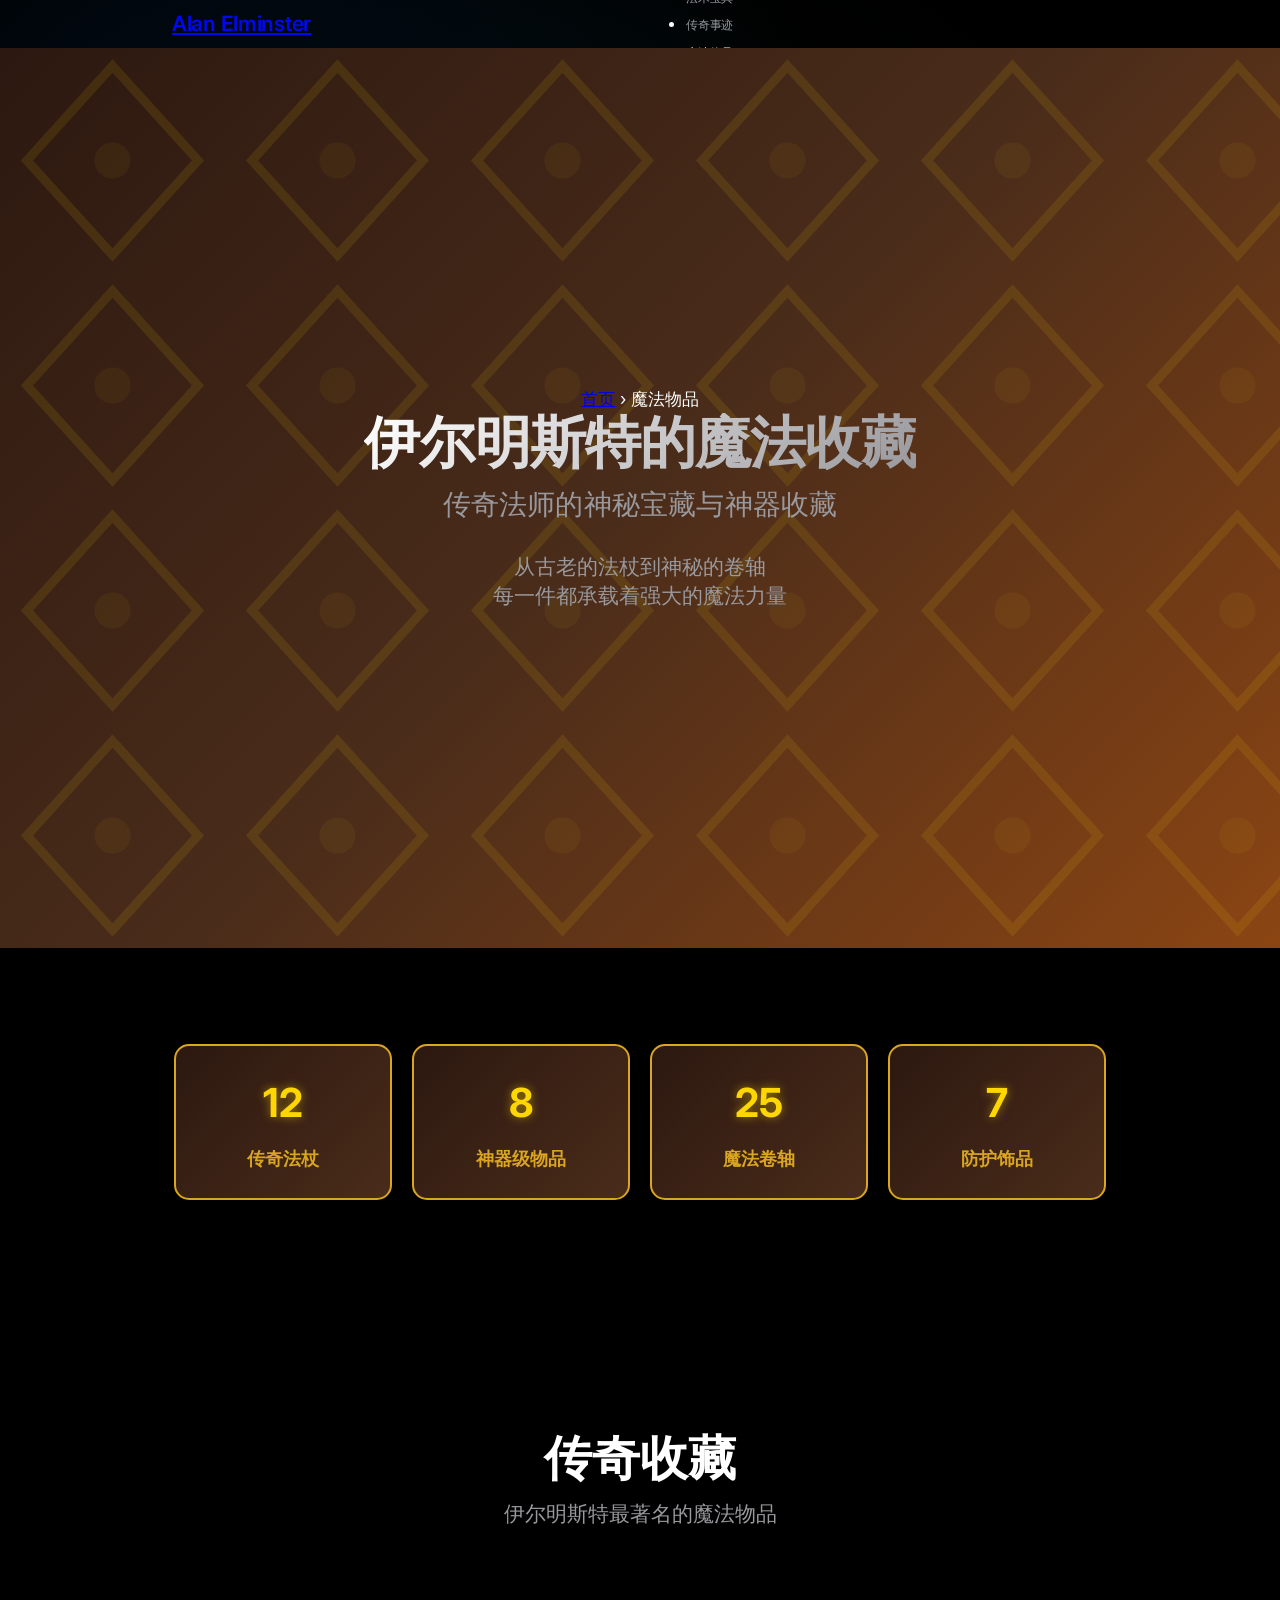
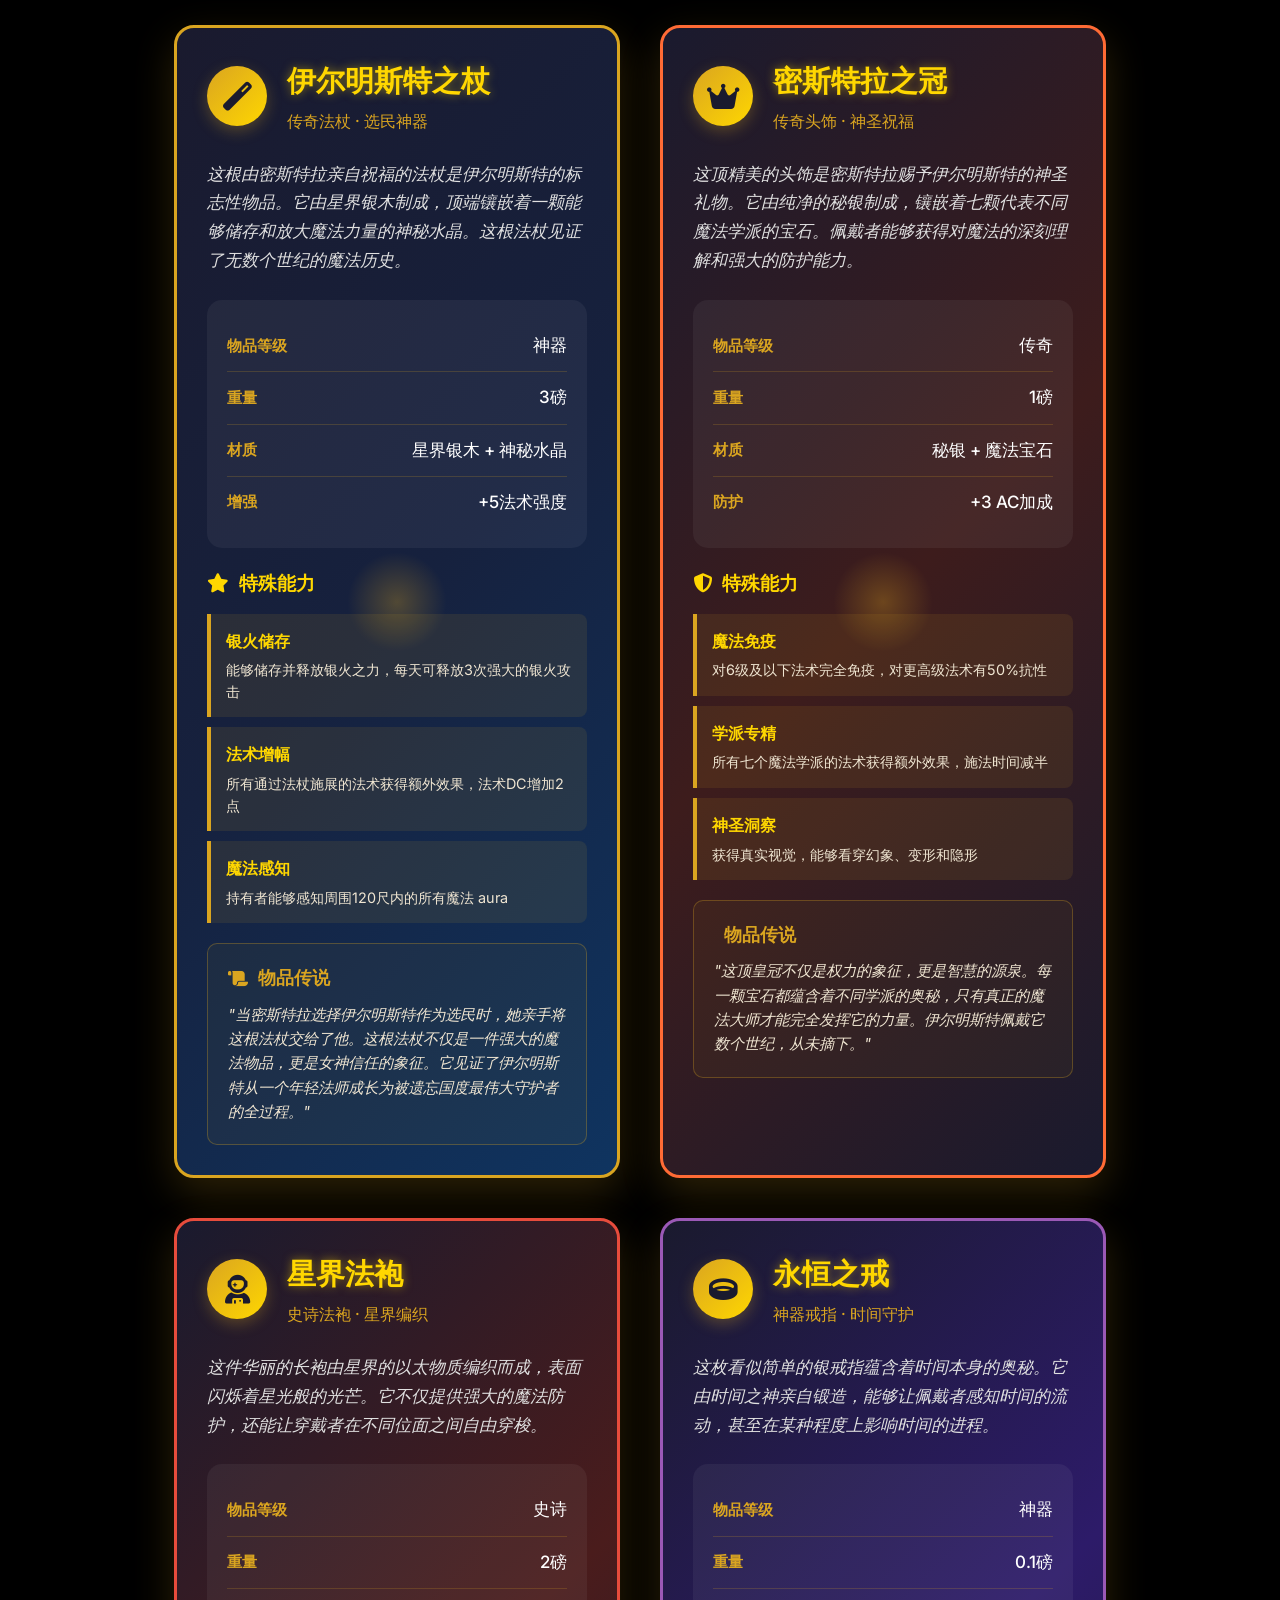
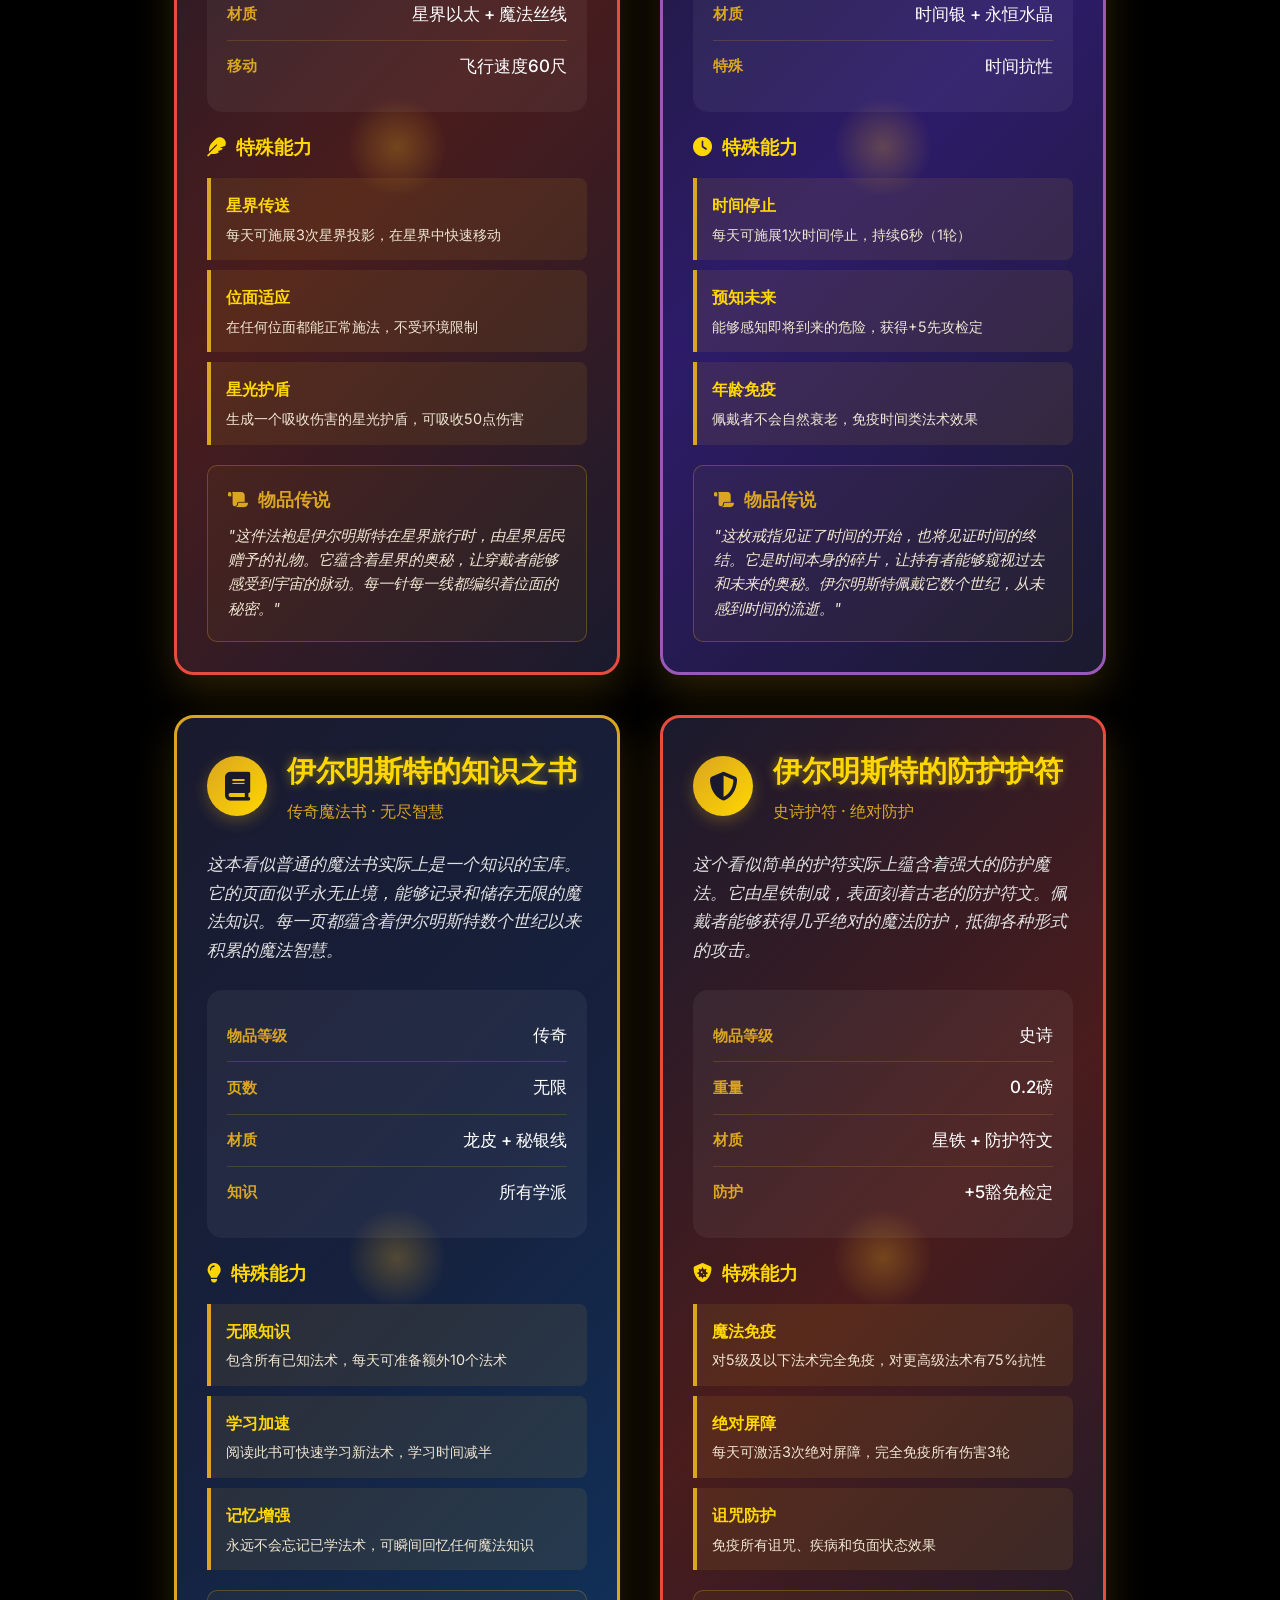
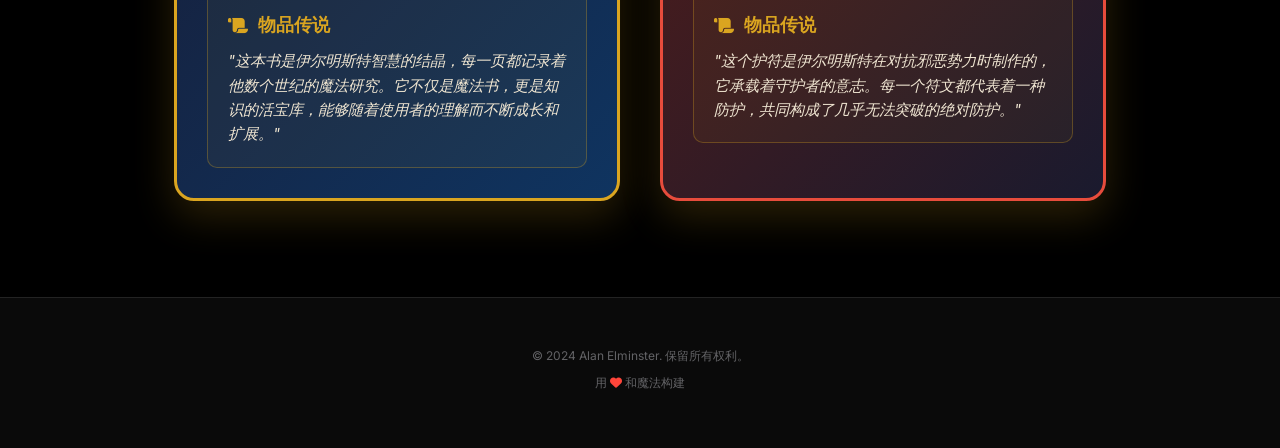
<file: artifacts.html>
<!DOCTYPE html>
<html lang="zh-CN">
<head>
    <meta charset="UTF-8">
    <meta name="viewport" content="width=device-width, initial-scale=1.0">
    <title>伊尔明斯特的魔法物品 - Alan Elminster</title>
    <link rel="stylesheet" href="styles.css">
    <link rel="preconnect" href="https://fonts.googleapis.com">
    <link rel="preconnect" href="https://fonts.gstatic.com" crossorigin>
    <link href="https://fonts.googleapis.com/css2?family=Inter:wght@300;400;500;600;700&display=swap" rel="stylesheet">
    <link rel="stylesheet" href="https://cdnjs.cloudflare.com/ajax/libs/font-awesome/6.4.0/css/all.min.css">
    <style>
        .artifacts-hero {
            background: linear-gradient(135deg, #2c1810 0%, #4a2c1a 50%, #8b4513 100%);
            position: relative;
            overflow: hidden;
        }

        .artifacts-hero::before {
            content: '';
            position: absolute;
            top: 0;
            left: 0;
            right: 0;
            bottom: 0;
            background: url('data:image/svg+xml,<svg xmlns="http://www.w3.org/2000/svg" viewBox="0 0 100 100"><defs><pattern id="treasure" width="25" height="25" patternUnits="userSpaceOnUse"><path d="M12.5,2 L22,12.5 L12.5,23 L3,12.5 Z" fill="none" stroke="rgba(255,215,0,0.1)" stroke-width="1"/><circle cx="12.5" cy="12.5" r="2" fill="rgba(255,215,0,0.05)"/></pattern></defs><rect width="100" height="100" fill="url(%23treasure)"/></svg>');
            pointer-events: none;
        }

        .artifact-showcase {
            display: grid;
            grid-template-columns: repeat(auto-fit, minmax(350px, 1fr));
            gap: 40px;
            margin-top: 40px;
        }

        .artifact-card {
            background: linear-gradient(135deg, #1a1a2e 0%, #16213e 50%, #0f3460 100%);
            border: 3px solid #daa520;
            border-radius: 20px;
            padding: 30px;
            position: relative;
            overflow: hidden;
            transition: all 0.3s ease;
            box-shadow: 0 15px 40px rgba(218, 165, 32, 0.2);
        }

        .artifact-card::before {
            content: '';
            position: absolute;
            top: 0;
            left: 0;
            right: 0;
            bottom: 0;
            background: conic-gradient(from 0deg, transparent, rgba(218, 165, 32, 0.1), transparent);
            animation: artifact-glow 4s linear infinite;
            opacity: 0;
            transition: opacity 0.3s ease;
        }

        .artifact-card:hover::before {
            opacity: 1;
        }

        .artifact-card:hover {
            transform: translateY(-15px) scale(1.02);
            box-shadow: 0 25px 60px rgba(218, 165, 32, 0.4);
            border-color: #ffd700;
        }

        @keyframes artifact-glow {
            0% { transform: rotate(0deg); }
            100% { transform: rotate(360deg); }
        }

        .artifact-header {
            display: flex;
            align-items: center;
            margin-bottom: 25px;
            position: relative;
            z-index: 2;
        }

        .artifact-icon {
            width: 60px;
            height: 60px;
            background: linear-gradient(135deg, #daa520, #ffd700);
            border-radius: 50%;
            display: flex;
            align-items: center;
            justify-content: center;
            margin-right: 20px;
            font-size: 1.8rem;
            color: #1a1a2e;
            box-shadow: 0 5px 15px rgba(218, 165, 32, 0.3);
            animation: icon-pulse 2s ease-in-out infinite;
        }

        @keyframes icon-pulse {
            0%, 100% { transform: scale(1); }
            50% { transform: scale(1.05); }
        }

        .artifact-name {
            font-size: 1.8rem;
            font-weight: 700;
            color: #ffd700;
            text-shadow: 0 0 10px rgba(255, 215, 0, 0.5);
            margin: 0;
        }

        .artifact-subtitle {
            color: #daa520;
            font-size: 1rem;
            margin-top: 5px;
            font-weight: 500;
        }

        .artifact-description {
            color: #e0e0e0;
            line-height: 1.7;
            margin-bottom: 25px;
            position: relative;
            z-index: 2;
            font-style: italic;
        }

        .artifact-properties {
            background: rgba(255, 255, 255, 0.05);
            border-radius: 15px;
            padding: 20px;
            margin-bottom: 20px;
            position: relative;
            z-index: 2;
        }

        .property-item {
            display: flex;
            justify-content: space-between;
            align-items: center;
            padding: 12px 0;
            border-bottom: 1px solid rgba(218, 165, 32, 0.2);
        }

        .property-item:last-child {
            border-bottom: none;
        }

        .property-label {
            color: #daa520;
            font-weight: 600;
            font-size: 0.95rem;
        }

        .property-value {
            color: #ffffff;
            font-weight: 500;
            text-align: right;
        }

        .artifact-powers {
            margin-top: 20px;
            position: relative;
            z-index: 2;
        }

        .powers-title {
            color: #ffd700;
            font-size: 1.2rem;
            font-weight: 600;
            margin-bottom: 15px;
            display: flex;
            align-items: center;
            gap: 10px;
        }

        .power-item {
            background: rgba(218, 165, 32, 0.1);
            border-left: 4px solid #daa520;
            padding: 15px;
            margin-bottom: 10px;
            border-radius: 0 8px 8px 0;
            transition: all 0.3s ease;
        }

        .power-item:hover {
            background: rgba(218, 165, 32, 0.2);
            transform: translateX(5px);
        }

        .power-name {
            color: #ffd700;
            font-weight: 600;
            margin-bottom: 5px;
            font-size: 1rem;
        }

        .power-description {
            color: #f0e6d2;
            font-size: 0.9rem;
            line-height: 1.5;
        }

        .rarity-legendary {
            border-color: #ff6b35;
            background: linear-gradient(135deg, #1a1a2e 0%, #3d1c1c 50%, #1a1a2e 100%);
        }

        .rarity-artifact {
            border-color: #9b59b6;
            background: linear-gradient(135deg, #1a1a2e 0%, #2d1b69 50%, #1a1a2e 100%);
        }

        .rarity-epic {
            border-color: #e74c3c;
            background: linear-gradient(135deg, #1a1a2e 0%, #4a1c1c 50%, #1a1a2e 100%);
        }

        .collection-stats {
            display: grid;
            grid-template-columns: repeat(auto-fit, minmax(200px, 1fr));
            gap: 20px;
            margin-bottom: 40px;
        }

        .collection-stat {
            background: linear-gradient(135deg, #2c1810 0%, #4a2c1a 100%);
            border: 2px solid #daa520;
            border-radius: 15px;
            padding: 25px;
            text-align: center;
            transition: all 0.3s ease;
        }

        .collection-stat:hover {
            transform: translateY(-5px);
            box-shadow: 0 10px 25px rgba(218, 165, 32, 0.2);
        }

        .collection-number {
            font-size: 2.5rem;
            font-weight: 700;
            color: #ffd700;
            margin-bottom: 10px;
            text-shadow: 0 0 10px rgba(255, 215, 0, 0.5);
        }

        .collection-label {
            color: #daa520;
            font-weight: 600;
            font-size: 1.1rem;
        }

        .artifact-lore {
            background: rgba(218, 165, 32, 0.05);
            border: 1px solid rgba(218, 165, 32, 0.3);
            border-radius: 10px;
            padding: 20px;
            margin-top: 20px;
            position: relative;
            z-index: 2;
        }

        .lore-title {
            color: #daa520;
            font-size: 1.1rem;
            font-weight: 600;
            margin-bottom: 10px;
            display: flex;
            align-items: center;
            gap: 10px;
        }

        .lore-text {
            color: #f0e6d2;
            font-style: italic;
            line-height: 1.6;
            font-size: 0.95rem;
        }

        .magical-aura {
            position: absolute;
            top: 50%;
            left: 50%;
            width: 100px;
            height: 100px;
            background: radial-gradient(circle, rgba(218, 165, 32, 0.3) 0%, transparent 70%);
            border-radius: 50%;
            transform: translate(-50%, -50%);
            animation: aura-pulse 3s ease-in-out infinite;
            pointer-events: none;
        }

        @keyframes aura-pulse {
            0%, 100% { 
                transform: translate(-50%, -50%) scale(1);
                opacity: 0.3;
            }
            50% { 
                transform: translate(-50%, -50%) scale(1.2);
                opacity: 0.1;
            }
        }

        @media (max-width: 768px) {
            .artifact-showcase {
                grid-template-columns: 1fr;
            }
            
            .artifact-header {
                flex-direction: column;
                text-align: center;
                gap: 15px;
            }
            
            .collection-stats {
                grid-template-columns: repeat(auto-fit, minmax(150px, 1fr));
            }
        }
    </style>
</head>
<body>
    <!-- 导航栏 -->
    <nav class="navbar">
        <div class="nav-container">
            <div class="nav-logo">
                <a href="index.html" class="logo-link">
                    <span class="logo-text">Alan Elminster</span>
                </a>
            </div>
            <ul class="nav-menu">
                <li class="nav-item"><a href="index.html" class="nav-link">首页</a></li>
                <li class="nav-item"><a href="spells.html" class="nav-link">法术宝典</a></li>
                <li class="nav-item"><a href="deeds.html" class="nav-link">传奇事迹</a></li>
                <li class="nav-item"><a href="artifacts.html" class="nav-link active">魔法物品</a></li>
                <li class="nav-item"><a href="index.html#contact" class="nav-link">联系</a></li>
            </ul>
            <div class="hamburger">
                <span class="bar"></span>
                <span class="bar"></span>
                <span class="bar"></span>
            </div>
        </div>
    </nav>

    <!-- 魔法物品页面英雄区域 -->
    <section class="hero artifacts-hero">
        <div class="hero-container">
            <div class="hero-content">
                <div class="breadcrumbs">
                    <a href="index.html">首页</a>
                    <span>›</span>
                    <span class="current-page">魔法物品</span>
                </div>
                <h1 class="hero-title">
                    <span class="gradient-text">伊尔明斯特的魔法收藏</span>
                </h1>
                <p class="hero-subtitle">传奇法师的神秘宝藏与神器收藏</p>
                <div class="hero-description">
                    <p>从古老的法杖到神秘的卷轴</p>
                    <p>每一件都承载着强大的魔法力量</p>
                </div>
            </div>
        </div>
    </section>

    <!-- 收藏统计 -->
    <section class="section">
        <div class="container">
            <div class="collection-stats">
                <div class="collection-stat">
                    <div class="collection-number">12</div>
                    <div class="collection-label">传奇法杖</div>
                </div>
                <div class="collection-stat">
                    <div class="collection-number">8</div>
                    <div class="collection-label">神器级物品</div>
                </div>
                <div class="collection-stat">
                    <div class="collection-number">25</div>
                    <div class="collection-label">魔法卷轴</div>
                </div>
                <div class="collection-stat">
                    <div class="collection-number">7</div>
                    <div class="collection-label">防护饰品</div>
                </div>
            </div>
        </div>
    </section>

    <!-- 魔法物品展示 -->
    <section class="section">
        <div class="container">
            <div class="section-header">
                <h2 class="section-title">传奇收藏</h2>
                <p class="section-subtitle">伊尔明斯特最著名的魔法物品</p>
            </div>

            <div class="artifact-showcase">
                <!-- 伊尔明斯特之杖 -->
                <div class="artifact-card">
                    <div class="magical-aura"></div>
                    <div class="artifact-header">
                        <div class="artifact-icon">
                            <i class="fas fa-magic"></i>
                        </div>
                        <div>
                            <h3 class="artifact-name">伊尔明斯特之杖</h3>
                            <p class="artifact-subtitle">传奇法杖 · 选民神器</p>
                        </div>
                    </div>
                    <p class="artifact-description">
                        这根由密斯特拉亲自祝福的法杖是伊尔明斯特的标志性物品。它由星界银木制成，顶端镶嵌着一颗能够储存和放大魔法力量的神秘水晶。这根法杖见证了无数个世纪的魔法历史。
                    </p>
                    <div class="artifact-properties">
                        <div class="property-item">
                            <span class="property-label">物品等级</span>
                            <span class="property-value">神器</span>
                        </div>
                        <div class="property-item">
                            <span class="property-label">重量</span>
                            <span class="property-value">3磅</span>
                        </div>
                        <div class="property-item">
                            <span class="property-label">材质</span>
                            <span class="property-value">星界银木 + 神秘水晶</span>
                        </div>
                        <div class="property-item">
                            <span class="property-label">增强</span>
                            <span class="property-value">+5法术强度</span>
                        </div>
                    </div>
                    <div class="artifact-powers">
                        <h4 class="powers-title">
                            <i class="fas fa-star"></i>
                            特殊能力
                        </h4>
                        <div class="power-item">
                            <div class="power-name">银火储存</div>
                            <div class="power-description">能够储存并释放银火之力，每天可释放3次强大的银火攻击</div>
                        </div>
                        <div class="power-item">
                            <div class="power-name">法术增幅</div>
                            <div class="power-description">所有通过法杖施展的法术获得额外效果，法术DC增加2点</div>
                        </div>
                        <div class="power-item">
                            <div class="power-name">魔法感知</div>
                            <div class="power-description">持有者能够感知周围120尺内的所有魔法 aura</div>
                        </div>
                    </div>
                    <div class="artifact-lore">
                        <h5 class="lore-title">
                            <i class="fas fa-scroll"></i>
                            物品传说
                        </h5>
                        <p class="lore-text">
                            "当密斯特拉选择伊尔明斯特作为选民时，她亲手将这根法杖交给了他。这根法杖不仅是一件强大的魔法物品，更是女神信任的象征。它见证了伊尔明斯特从一个年轻法师成长为被遗忘国度最伟大守护者的全过程。"
                        </p>
                    </div>
                </div>

                <!-- 密斯特拉之冠 -->
                <div class="artifact-card rarity-legendary">
                    <div class="magical-aura"></div>
                    <div class="artifact-header">
                        <div class="artifact-icon">
                            <i class="fas fa-crown"></i>
                        </div>
                        <div>
                            <h3 class="artifact-name">密斯特拉之冠</h3>
                            <p class="artifact-subtitle">传奇头饰 · 神圣祝福</p>
                        </div>
                    </div>
                    <p class="artifact-description">
                        这顶精美的头饰是密斯特拉赐予伊尔明斯特的神圣礼物。它由纯净的秘银制成，镶嵌着七颗代表不同魔法学派的宝石。佩戴者能够获得对魔法的深刻理解和强大的防护能力。
                    </p>
                    <div class="artifact-properties">
                        <div class="property-item">
                            <span class="property-label">物品等级</span>
                            <span class="property-value">传奇</span>
                        </div>
                        <div class="property-item">
                            <span class="property-label">重量</span>
                            <span class="property-value">1磅</span>
                        </div>
                        <div class="property-item">
                            <span class="property-label">材质</span>
                            <span class="property-value">秘银 + 魔法宝石</span>
                        </div>
                        <div class="property-item">
                            <span class="property-label">防护</span>
                            <span class="property-value">+3 AC加成</span>
                        </div>
                    </div>
                    <div class="artifact-powers">
                        <h4 class="powers-title">
                            <i class="fas fa-shield-alt"></i>
                            特殊能力
                        </h4>
                        <div class="power-item">
                            <div class="power-name">魔法免疫</div>
                            <div class="power-description">对6级及以下法术完全免疫，对更高级法术有50%抗性</div>
                        </div>
                        <div class="power-item">
                            <div class="power-name">学派专精</div>
                            <div class="power-description">所有七个魔法学派的法术获得额外效果，施法时间减半</div>
                        </div>
                        <div class="power-item">
                            <div class="power-name">神圣洞察</div>
                            <div class="power-description">获得真实视觉，能够看穿幻象、变形和隐形</div>
                        </div>
                    </div>
                    <div class="artifact-lore">
                        <h5 class="lore-title">
                            <i class="fas-scroll"></i>
                            物品传说
                        </h5>
                        <p class="lore-text">
                            "这顶皇冠不仅是权力的象征，更是智慧的源泉。每一颗宝石都蕴含着不同学派的奥秘，只有真正的魔法大师才能完全发挥它的力量。伊尔明斯特佩戴它数个世纪，从未摘下。"
                        </p>
                    </div>
                </div>

                <!-- 星界法袍 -->
                <div class="artifact-card rarity-epic">
                    <div class="magical-aura"></div>
                    <div class="artifact-header">
                        <div class="artifact-icon">
                            <i class="fas fa-user-astronaut"></i>
                        </div>
                        <div>
                            <h3 class="artifact-name">星界法袍</h3>
                            <p class="artifact-subtitle">史诗法袍 · 星界编织</p>
                        </div>
                    </div>
                    <p class="artifact-description">
                        这件华丽的长袍由星界的以太物质编织而成，表面闪烁着星光般的光芒。它不仅提供强大的魔法防护，还能让穿戴者在不同位面之间自由穿梭。
                    </p>
                    <div class="artifact-properties">
                        <div class="property-item">
                            <span class="property-label">物品等级</span>
                            <span class="property-value">史诗</span>
                        </div>
                        <div class="property-item">
                            <span class="property-label">重量</span>
                            <span class="property-value">2磅</span>
                        </div>
                        <div class="property-item">
                            <span class="property-label">材质</span>
                            <span class="property-value">星界以太 + 魔法丝线</span>
                        </div>
                        <div class="property-item">
                            <span class="property-label">移动</span>
                            <span class="property-value">飞行速度60尺</span>
                        </div>
                    </div>
                    <div class="artifact-powers">
                        <h4 class="powers-title">
                            <i class="fas fa-feather"></i>
                            特殊能力
                        </h4>
                        <div class="power-item">
                            <div class="power-name">星界传送</div>
                            <div class="power-description">每天可施展3次星界投影，在星界中快速移动</div>
                        </div>
                        <div class="power-item">
                            <div class="power-name">位面适应</div>
                            <div class="power-description">在任何位面都能正常施法，不受环境限制</div>
                        </div>
                        <div class="power-item">
                            <div class="power-name">星光护盾</div>
                            <div class="power-description">生成一个吸收伤害的星光护盾，可吸收50点伤害</div>
                        </div>
                    </div>
                    <div class="artifact-lore">
                        <h5 class="lore-title">
                            <i class="fas fa-scroll"></i>
                            物品传说
                        </h5>
                        <p class="lore-text">
                            "这件法袍是伊尔明斯特在星界旅行时，由星界居民赠予的礼物。它蕴含着星界的奥秘，让穿戴者能够感受到宇宙的脉动。每一针每一线都编织着位面的秘密。"
                        </p>
                    </div>
                </div>

                <!-- 永恒之戒 -->
                <div class="artifact-card rarity-artifact">
                    <div class="magical-aura"></div>
                    <div class="artifact-header">
                        <div class="artifact-icon">
                            <i class="fas fa-ring"></i>
                        </div>
                        <div>
                            <h3 class="artifact-name">永恒之戒</h3>
                            <p class="artifact-subtitle">神器戒指 · 时间守护</p>
                        </div>
                    </div>
                    <p class="artifact-description">
                        这枚看似简单的银戒指蕴含着时间本身的奥秘。它由时间之神亲自锻造，能够让佩戴者感知时间的流动，甚至在某种程度上影响时间的进程。
                    </p>
                    <div class="artifact-properties">
                        <div class="property-item">
                            <span class="property-label">物品等级</span>
                            <span class="property-value">神器</span>
                        </div>
                        <div class="property-item">
                            <span class="property-label">重量</span>
                            <span class="property-value">0.1磅</span>
                        </div>
                        <div class="property-item">
                            <span class="property-label">材质</span>
                            <span class="property-value">时间银 + 永恒水晶</span>
                        </div>
                        <div class="property-item">
                            <span class="property-label">特殊</span>
                            <span class="property-value">时间抗性</span>
                        </div>
                    </div>
                    <div class="artifact-powers">
                        <h4 class="powers-title">
                            <i class="fas fa-clock"></i>
                            特殊能力
                        </h4>
                        <div class="power-item">
                            <div class="power-name">时间停止</div>
                            <div class="power-description">每天可施展1次时间停止，持续6秒（1轮）</div>
                        </div>
                        <div class="power-item">
                            <div class="power-name">预知未来</div>
                            <div class="power-description">能够感知即将到来的危险，获得+5先攻检定</div>
                        </div>
                        <div class="power-item">
                            <div class="power-name">年龄免疫</div>
                            <div class="power-description">佩戴者不会自然衰老，免疫时间类法术效果</div>
                        </div>
                    </div>
                    <div class="artifact-lore">
                        <h5 class="lore-title">
                            <i class="fas fa-scroll"></i>
                            物品传说
                        </h5>
                        <p class="lore-text">
                            "这枚戒指见证了时间的开始，也将见证时间的终结。它是时间本身的碎片，让持有者能够窥视过去和未来的奥秘。伊尔明斯特佩戴它数个世纪，从未感到时间的流逝。"
                        </p>
                    </div>
                </div>

                <!-- 知识之书 -->
                <div class="artifact-card">
                    <div class="magical-aura"></div>
                    <div class="artifact-header">
                        <div class="artifact-icon">
                            <i class="fas fa-book"></i>
                        </div>
                        <div>
                            <h3 class="artifact-name">伊尔明斯特的知识之书</h3>
                            <p class="artifact-subtitle">传奇魔法书 · 无尽智慧</p>
                        </div>
                    </div>
                    <p class="artifact-description">
                        这本看似普通的魔法书实际上是一个知识的宝库。它的页面似乎永无止境，能够记录和储存无限的魔法知识。每一页都蕴含着伊尔明斯特数个世纪以来积累的魔法智慧。
                    </p>
                    <div class="artifact-properties">
                        <div class="property-item">
                            <span class="property-label">物品等级</span>
                            <span class="property-value">传奇</span>
                        </div>
                        <div class="property-item">
                            <span class="property-label">页数</span>
                            <span class="property-value">无限</span>
                        </div>
                        <div class="property-item">
                            <span class="property-label">材质</span>
                            <span class="property-value">龙皮 + 秘银线</span>
                        </div>
                        <div class="property-item">
                            <span class="property-label">知识</span>
                            <span class="property-value">所有学派</span>
                        </div>
                    </div>
                    <div class="artifact-powers">
                        <h4 class="powers-title">
                            <i class="fas fa-lightbulb"></i>
                            特殊能力
                        </h4>
                        <div class="power-item">
                            <div class="power-name">无限知识</div>
                            <div class="power-description">包含所有已知法术，每天可准备额外10个法术</div>
                        </div>
                        <div class="power-item">
                            <div class="power-name">学习加速</div>
                            <div class="power-description">阅读此书可快速学习新法术，学习时间减半</div>
                        </div>
                        <div class="power-item">
                            <div class="power-name">记忆增强</div>
                            <div class="power-description">永远不会忘记已学法术，可瞬间回忆任何魔法知识</div>
                        </div>
                    </div>
                    <div class="artifact-lore">
                        <h5 class="lore-title">
                            <i class="fas fa-scroll"></i>
                            物品传说
                        </h5>
                        <p class="lore-text">
                            "这本书是伊尔明斯特智慧的结晶，每一页都记录着他数个世纪的魔法研究。它不仅是魔法书，更是知识的活宝库，能够随着使用者的理解而不断成长和扩展。"
                        </p>
                    </div>
                </div>

                <!-- 防护护符 -->
                <div class="artifact-card rarity-epic">
                    <div class="magical-aura"></div>
                    <div class="artifact-header">
                        <div class="artifact-icon">
                            <i class="fas fa-shield-alt"></i>
                        </div>
                        <div>
                            <h3 class="artifact-name">伊尔明斯特的防护护符</h3>
                            <p class="artifact-subtitle">史诗护符 · 绝对防护</p>
                        </div>
                    </div>
                    <p class="artifact-description">
                        这个看似简单的护符实际上蕴含着强大的防护魔法。它由星铁制成，表面刻着古老的防护符文。佩戴者能够获得几乎绝对的魔法防护，抵御各种形式的攻击。
                    </p>
                    <div class="artifact-properties">
                        <div class="property-item">
                            <span class="property-label">物品等级</span>
                            <span class="property-value">史诗</span>
                        </div>
                        <div class="property-item">
                            <span class="property-label">重量</span>
                            <span class="property-value">0.2磅</span>
                        </div>
                        <div class="property-item">
                            <span class="property-label">材质</span>
                            <span class="property-value">星铁 + 防护符文</span>
                        </div>
                        <div class="property-item">
                            <span class="property-label">防护</span>
                            <span class="property-value">+5豁免检定</span>
                        </div>
                    </div>
                    <div class="artifact-powers">
                        <h4 class="powers-title">
                            <i class="fas fa-shield-virus"></i>
                            特殊能力
                        </h4>
                        <div class="power-item">
                            <div class="power-name">魔法免疫</div>
                            <div class="power-description">对5级及以下法术完全免疫，对更高级法术有75%抗性</div>
                        </div>
                        <div class="power-item">
                            <div class="power-name">绝对屏障</div>
                            <div class="power-description">每天可激活3次绝对屏障，完全免疫所有伤害3轮</div>
                        </div>
                        <div class="power-item">
                            <div class="power-name">诅咒防护</div>
                            <div class="power-description">免疫所有诅咒、疾病和负面状态效果</div>
                        </div>
                    </div>
                    <div class="artifact-lore">
                        <h5 class="lore-title">
                            <i class="fas fa-scroll"></i>
                            物品传说
                        </h5>
                        <p class="lore-text">
                            "这个护符是伊尔明斯特在对抗邪恶势力时制作的，它承载着守护者的意志。每一个符文都代表着一种防护，共同构成了几乎无法突破的绝对防护。"
                        </p>
                    </div>
                </div>
            </div>
        </div>
    </section>

    <!-- 页脚 -->
    <footer class="footer">
        <div class="container">
            <div class="footer-content">
                <p>&copy; 2024 Alan Elminster. 保留所有权利。</p>
                <p>用 <i class="fas fa-heart"></i> 和魔法构建</p>
            </div>
        </div>
    </footer>

    <script src="script.js"></script>
</body>
</html>
</file>
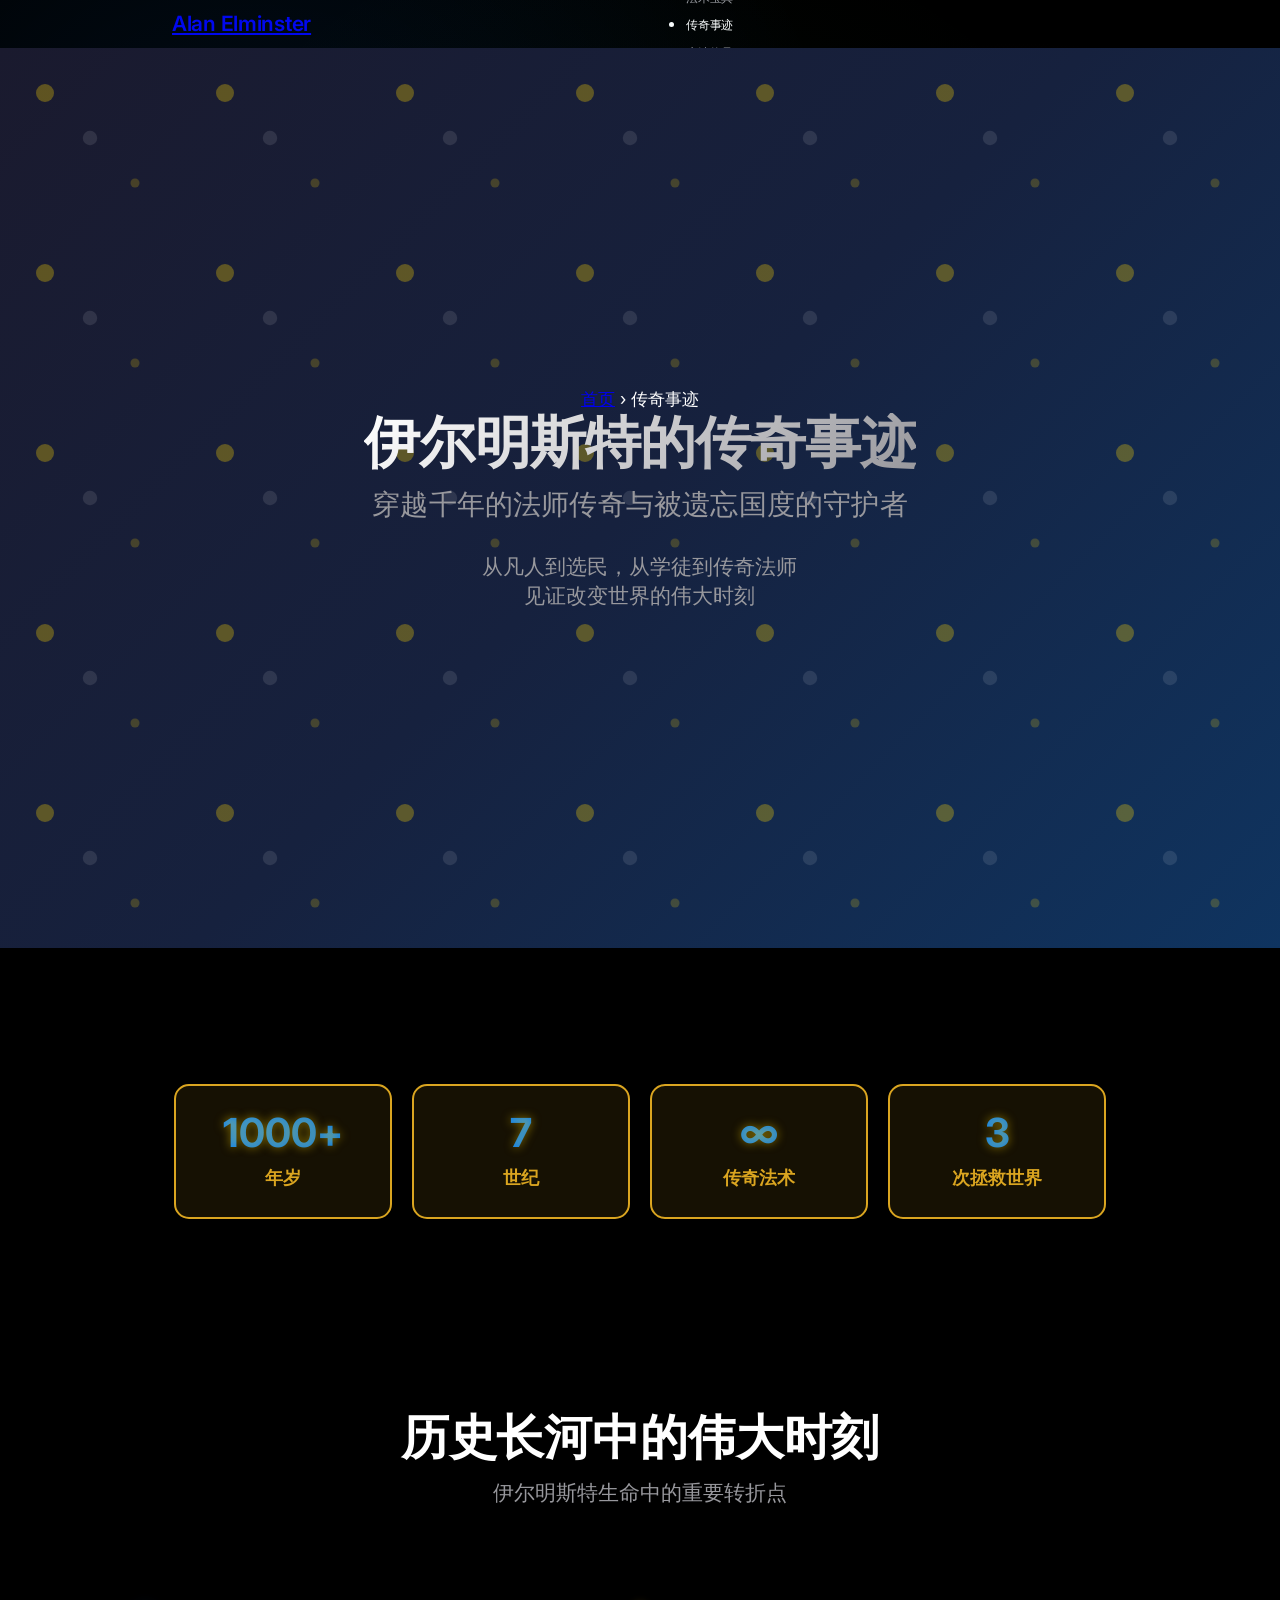
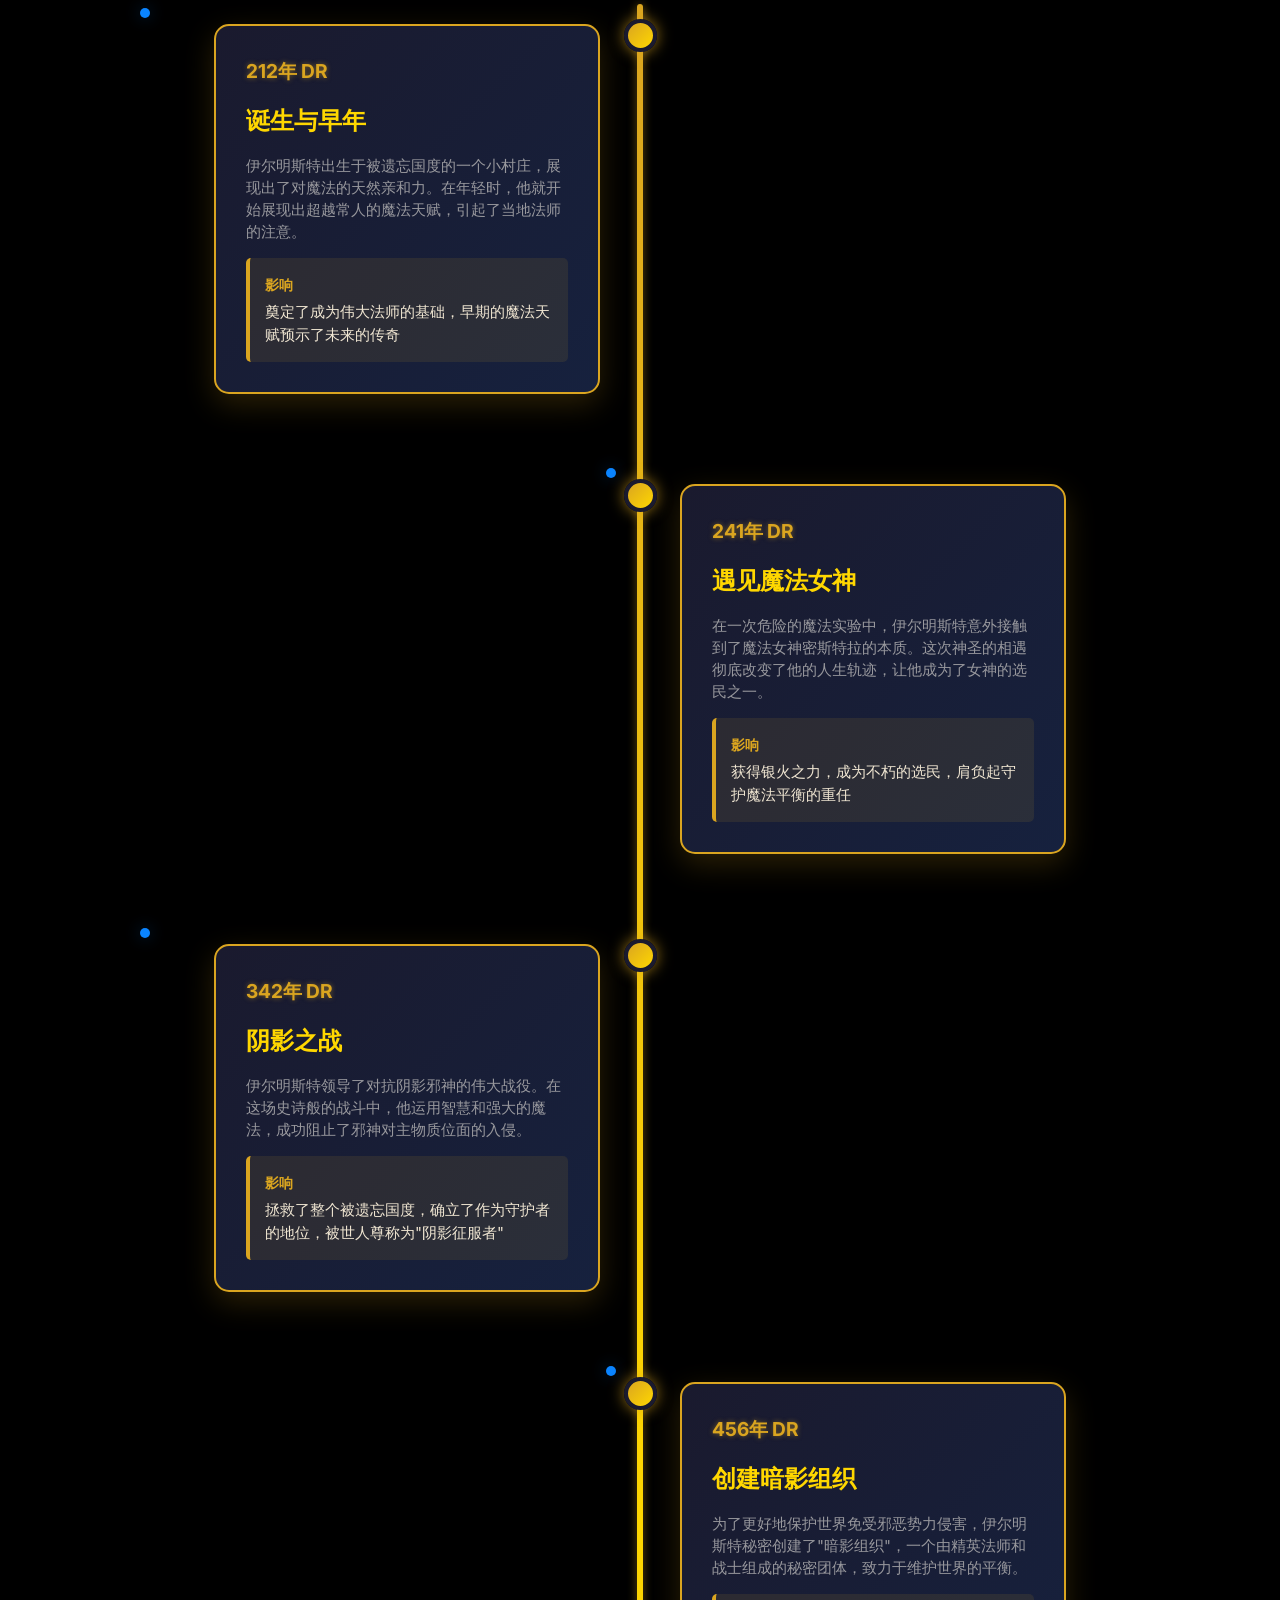
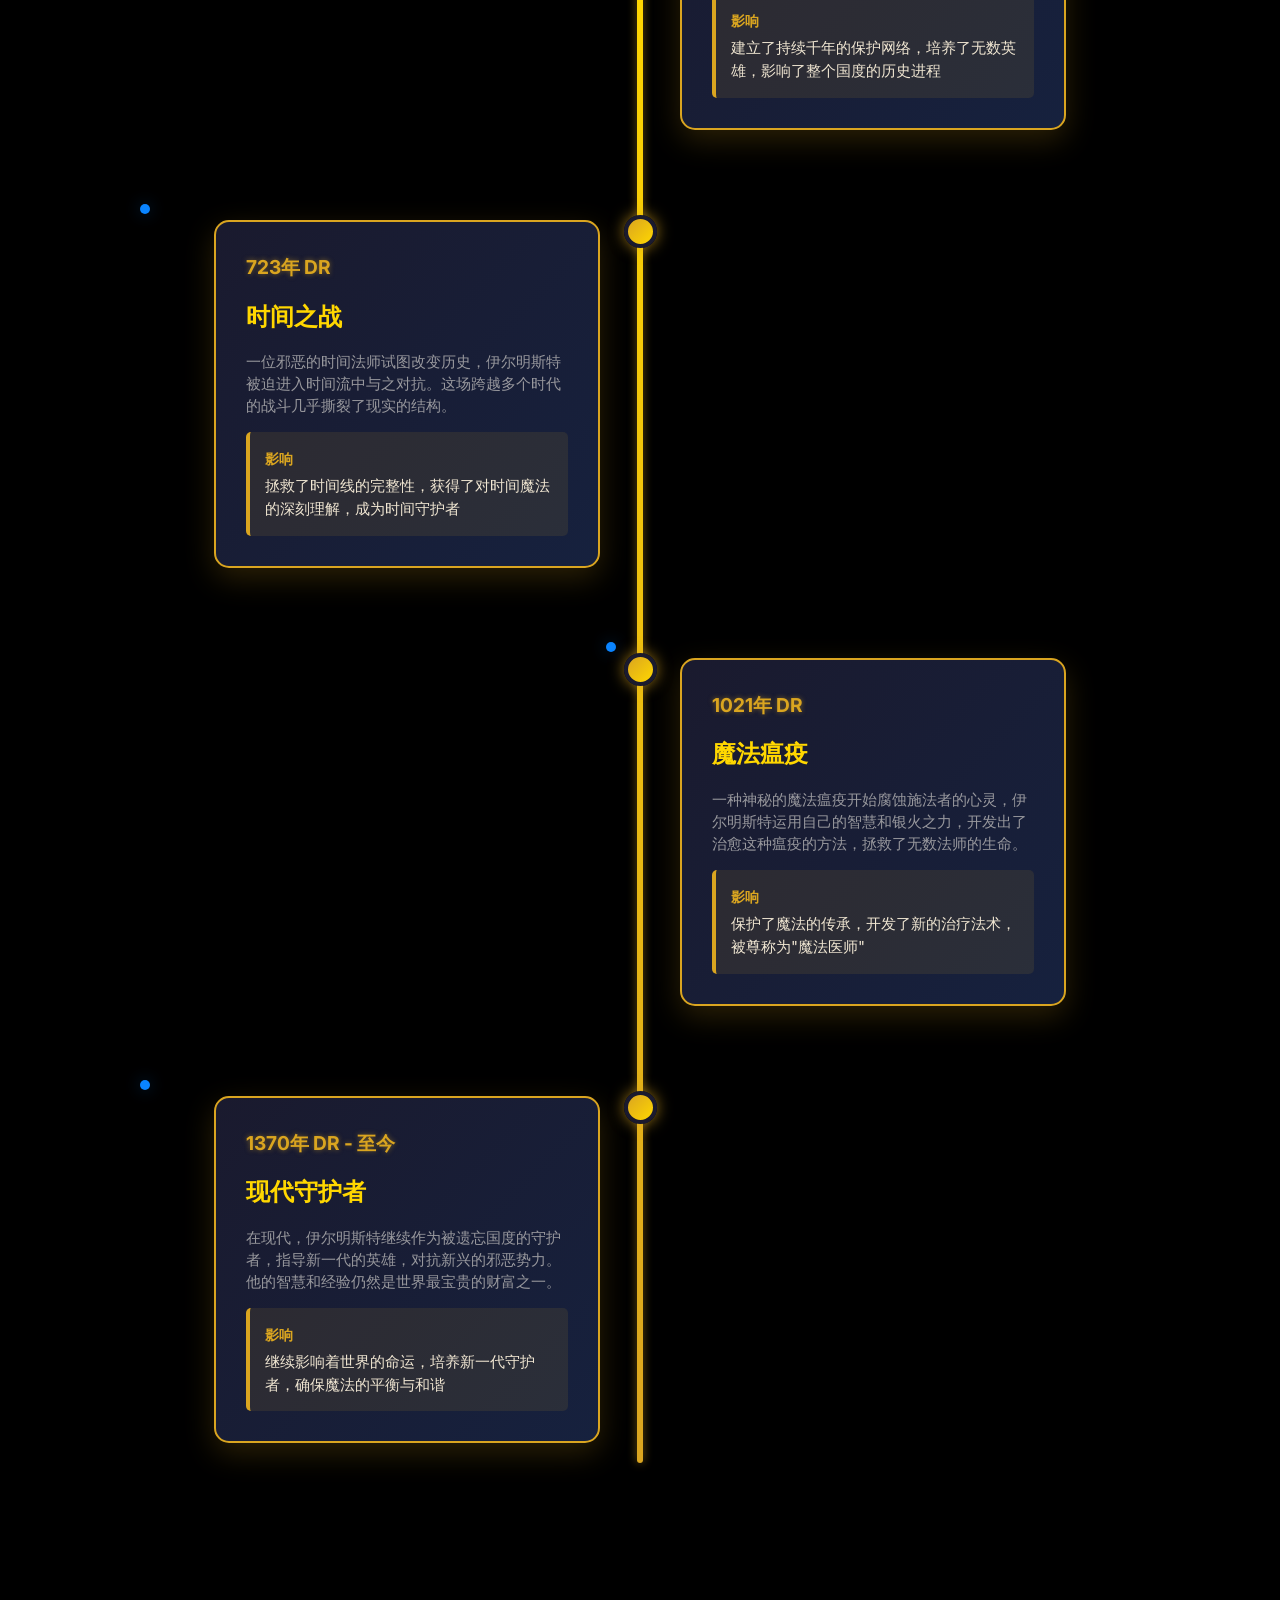
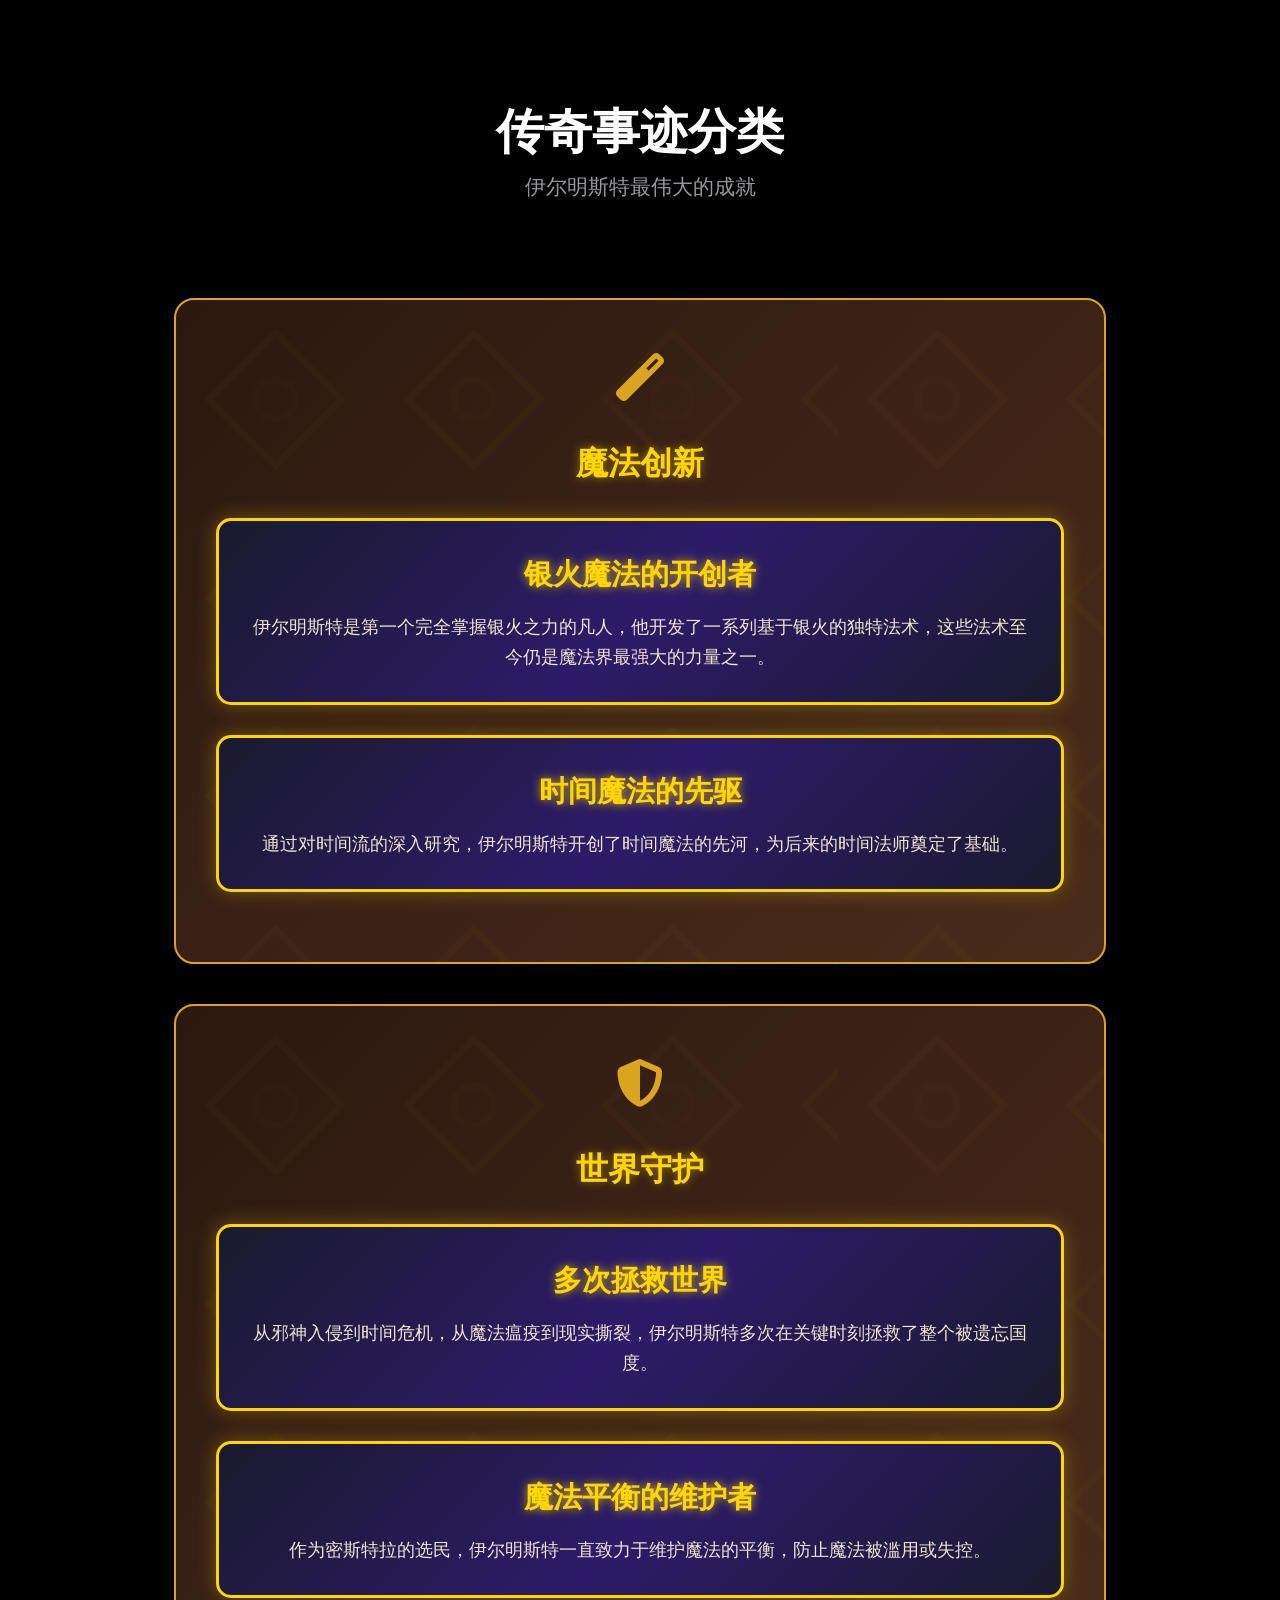
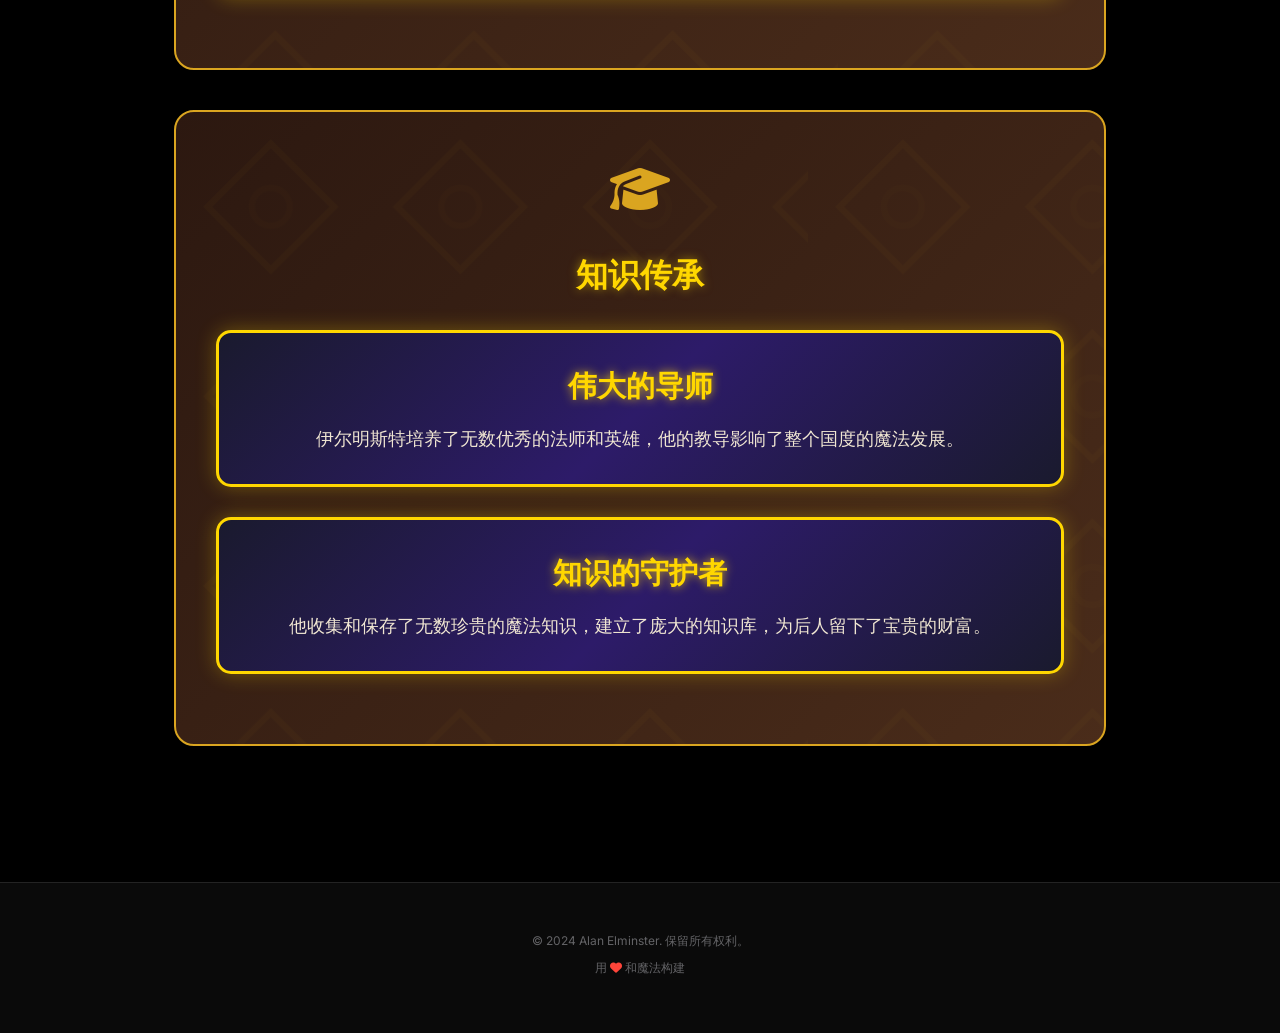
<file: deeds.html>
<!DOCTYPE html>
<html lang="zh-CN">
<head>
    <meta charset="UTF-8">
    <meta name="viewport" content="width=device-width, initial-scale=1.0">
    <title>伊尔明斯特的传奇事迹 - Alan Elminster</title>
    <link rel="stylesheet" href="styles.css">
    <link rel="preconnect" href="https://fonts.googleapis.com">
    <link rel="preconnect" href="https://fonts.gstatic.com" crossorigin>
    <link href="https://fonts.googleapis.com/css2?family=Inter:wght@300;400;500;600;700&display=swap" rel="stylesheet">
    <link rel="stylesheet" href="https://cdnjs.cloudflare.com/ajax/libs/font-awesome/6.4.0/css/all.min.css">
    <style>
        .deeds-hero {
            background: linear-gradient(135deg, #1a1a2e 0%, #16213e 50%, #0f3460 100%);
            position: relative;
            overflow: hidden;
        }

        .deeds-hero::before {
            content: '';
            position: absolute;
            top: 0;
            left: 0;
            right: 0;
            bottom: 0;
            background: url('data:image/svg+xml,<svg xmlns="http://www.w3.org/2000/svg" viewBox="0 0 100 100"><defs><pattern id="stars" width="20" height="20" patternUnits="userSpaceOnUse"><circle cx="5" cy="5" r="1" fill="rgba(255,215,0,0.3)"/><circle cx="15" cy="15" r="0.5" fill="rgba(255,215,0,0.2)"/><circle cx="10" cy="10" r="0.8" fill="rgba(255,255,255,0.1)"/></pattern></defs><rect width="100" height="100" fill="url(%23stars)"/></svg>');
            pointer-events: none;
        }

        .timeline-container {
            position: relative;
            max-width: 1200px;
            margin: 0 auto;
        }

        .timeline-container::after {
            content: '';
            position: absolute;
            width: 6px;
            background: linear-gradient(to bottom, #daa520, #ffd700, #daa520);
            top: 0;
            bottom: 0;
            left: 50%;
            margin-left: -3px;
            border-radius: 3px;
            box-shadow: 0 0 10px rgba(218, 165, 32, 0.5);
        }

        .timeline-item {
            padding: 20px 40px;
            position: relative;
            background-color: inherit;
            width: 50%;
            margin-bottom: 50px;
        }

        .timeline-item::after {
            content: '';
            position: absolute;
            width: 25px;
            height: 25px;
            right: -17px;
            background: linear-gradient(135deg, #daa520, #ffd700);
            border: 4px solid #1a1a2e;
            top: 15px;
            border-radius: 50%;
            z-index: 1;
            box-shadow: 0 0 15px rgba(218, 165, 32, 0.7);
        }

        .left {
            left: 0;
        }

        .right {
            left: 50%;
        }

        .right::after {
            left: -16px;
        }

        .timeline-content {
            padding: 30px;
            background: linear-gradient(135deg, #1a1a2e 0%, #16213e 100%);
            position: relative;
            border-radius: 15px;
            border: 2px solid #daa520;
            box-shadow: 0 10px 30px rgba(218, 165, 32, 0.2);
            transition: all 0.3s ease;
        }

        .timeline-content:hover {
            transform: scale(1.02);
            box-shadow: 0 15px 40px rgba(218, 165, 32, 0.3);
            border-color: #ffd700;
        }

        .timeline-date {
            color: #daa520;
            font-size: 1.2rem;
            font-weight: 700;
            margin-bottom: 15px;
            text-shadow: 0 0 5px rgba(218, 165, 32, 0.5);
        }

        .timeline-title {
            color: #ffd700;
            font-size: 1.5rem;
            font-weight: 600;
            margin-bottom: 15px;
        }

        .timeline-description {
            color: #e0e0e0;
            line-height: 1.6;
            margin-bottom: 20px;
        }

        .timeline-impact {
            background: rgba(218, 165, 32, 0.1);
            border-left: 4px solid #daa520;
            padding: 15px;
            border-radius: 5px;
            margin-top: 15px;
        }

        .impact-label {
            color: #daa520;
            font-weight: 600;
            font-size: 0.9rem;
            margin-bottom: 5px;
        }

        .impact-text {
            color: #f0e6d2;
            font-size: 0.95rem;
            line-height: 1.5;
        }

        .deed-category {
            background: linear-gradient(135deg, #2c1810 0%, #4a2c1a 100%);
            border-radius: 20px;
            padding: 40px;
            margin-bottom: 40px;
            border: 2px solid #daa520;
            position: relative;
            overflow: hidden;
        }

        .deed-category::before {
            content: '';
            position: absolute;
            top: 0;
            left: 0;
            right: 0;
            bottom: 0;
            background: url('data:image/svg+xml,<svg xmlns="http://www.w3.org/2000/svg" viewBox="0 0 100 100"><defs><pattern id="ancient" width="30" height="30" patternUnits="userSpaceOnUse"><path d="M15,5 L25,15 L15,25 L5,15 Z" fill="none" stroke="rgba(218,165,32,0.1)" stroke-width="1"/><circle cx="15" cy="15" r="3" fill="none" stroke="rgba(218,165,32,0.05)" stroke-width="1"/></pattern></defs><rect width="100" height="100" fill="url(%23ancient)"/></svg>');
            opacity: 0.3;
            pointer-events: none;
        }

        .category-title {
            color: #ffd700;
            font-size: 2rem;
            font-weight: 700;
            margin-bottom: 20px;
            text-align: center;
            text-shadow: 0 0 10px rgba(255, 215, 0, 0.5);
        }

        .category-icon {
            font-size: 3rem;
            color: #daa520;
            text-align: center;
            margin-bottom: 20px;
            animation: glow 2s ease-in-out infinite alternate;
        }

        @keyframes glow {
            from {
                text-shadow: 0 0 5px rgba(218, 165, 32, 0.5);
            }
            to {
                text-shadow: 0 0 20px rgba(218, 165, 32, 1), 0 0 30px rgba(218, 165, 32, 0.8);
            }
        }

        .legendary-deed {
            background: linear-gradient(135deg, #1a1a2e 0%, #2d1b69 50%, #1a1a2e 100%);
            border: 3px solid #ffd700;
            border-radius: 15px;
            padding: 30px;
            margin: 30px 0;
            position: relative;
            box-shadow: 0 0 20px rgba(255, 215, 0, 0.3);
            animation: legendary-glow 3s ease-in-out infinite alternate;
        }

        @keyframes legendary-glow {
            0% {
                box-shadow: 0 0 20px rgba(255, 215, 0, 0.3);
            }
            100% {
                box-shadow: 0 0 30px rgba(255, 215, 0, 0.6), 0 0 40px rgba(255, 215, 0, 0.4);
            }
        }

        .legendary-title {
            color: #ffd700;
            font-size: 1.8rem;
            font-weight: 700;
            margin-bottom: 15px;
            text-align: center;
            text-shadow: 0 0 10px rgba(255, 215, 0, 0.8);
        }

        .legendary-description {
            color: #f0e6d2;
            line-height: 1.7;
            font-size: 1.1rem;
            text-align: center;
        }

        .stats-grid {
            display: grid;
            grid-template-columns: repeat(auto-fit, minmax(200px, 1fr));
            gap: 20px;
            margin-top: 40px;
        }

        .stat-card {
            background: rgba(218, 165, 32, 0.1);
            border: 2px solid #daa520;
            border-radius: 15px;
            padding: 25px;
            text-align: center;
            transition: all 0.3s ease;
        }

        .stat-card:hover {
            transform: translateY(-5px);
            box-shadow: 0 10px 25px rgba(218, 165, 32, 0.2);
            background: rgba(218, 165, 32, 0.2);
        }

        .stat-number {
            font-size: 2.5rem;
            font-weight: 700;
            color: #ffd700;
            margin-bottom: 10px;
            text-shadow: 0 0 10px rgba(255, 215, 0, 0.5);
        }

        .stat-label {
            color: #daa520;
            font-weight: 600;
            font-size: 1.1rem;
        }

        @media screen and (max-width: 768px) {
            .timeline-container::after {
                left: 31px;
            }

            .timeline-item {
                width: 100%;
                padding-left: 70px;
                padding-right: 25px;
            }

            .timeline-item::after {
                left: 15px;
            }

            .right {
                left: 0%;
            }

            .right::after {
                left: 15px;
            }

            .stats-grid {
                grid-template-columns: repeat(auto-fit, minmax(150px, 1fr));
            }
        }
    </style>
</head>
<body>
    <!-- 导航栏 -->
    <nav class="navbar">
        <div class="nav-container">
            <div class="nav-logo">
                <a href="index.html" class="logo-link">
                    <span class="logo-text">Alan Elminster</span>
                </a>
            </div>
            <ul class="nav-menu">
                <li class="nav-item"><a href="index.html" class="nav-link">首页</a></li>
                <li class="nav-item"><a href="spells.html" class="nav-link">法术宝典</a></li>
                <li class="nav-item"><a href="deeds.html" class="nav-link active">传奇事迹</a></li>
                <li class="nav-item"><a href="artifacts.html" class="nav-link">魔法物品</a></li>
                <li class="nav-item"><a href="index.html#contact" class="nav-link">联系</a></li>
            </ul>
            <div class="hamburger">
                <span class="bar"></span>
                <span class="bar"></span>
                <span class="bar"></span>
            </div>
        </div>
    </nav>

    <!-- 事迹页面英雄区域 -->
    <section class="hero deeds-hero">
        <div class="hero-container">
            <div class="hero-content">
                <div class="breadcrumbs">
                    <a href="index.html">首页</a>
                    <span>›</span>
                    <span class="current-page">传奇事迹</span>
                </div>
                <h1 class="hero-title">
                    <span class="gradient-text">伊尔明斯特的传奇事迹</span>
                </h1>
                <p class="hero-subtitle">穿越千年的法师传奇与被遗忘国度的守护者</p>
                <div class="hero-description">
                    <p>从凡人到选民，从学徒到传奇法师</p>
                    <p>见证改变世界的伟大时刻</p>
                </div>
            </div>
        </div>
    </section>

    <!-- 统计信息 -->
    <section class="section">
        <div class="container">
            <div class="stats-grid">
                <div class="stat-card">
                    <div class="stat-number">1000+</div>
                    <div class="stat-label">年岁</div>
                </div>
                <div class="stat-card">
                    <div class="stat-number">7</div>
                    <div class="stat-label">世纪</div>
                </div>
                <div class="stat-card">
                    <div class="stat-number">∞</div>
                    <div class="stat-label">传奇法术</div>
                </div>
                <div class="stat-card">
                    <div class="stat-number">3</div>
                    <div class="stat-label">次拯救世界</div>
                </div>
            </div>
        </div>
    </section>

    <!-- 时间线事迹 -->
    <section class="section">
        <div class="container">
            <div class="section-header">
                <h2 class="section-title">历史长河中的伟大时刻</h2>
                <p class="section-subtitle">伊尔明斯特生命中的重要转折点</p>
            </div>

            <div class="timeline-container">
                <!-- 早年时期 -->
                <div class="timeline-item left">
                    <div class="timeline-content">
                        <div class="timeline-date">212年 DR</div>
                        <h3 class="timeline-title">诞生与早年</h3>
                        <p class="timeline-description">
                            伊尔明斯特出生于被遗忘国度的一个小村庄，展现出了对魔法的天然亲和力。在年轻时，他就开始展现出超越常人的魔法天赋，引起了当地法师的注意。
                        </p>
                        <div class="timeline-impact">
                            <div class="impact-label">影响</div>
                            <div class="impact-text">奠定了成为伟大法师的基础，早期的魔法天赋预示了未来的传奇</div>
                        </div>
                    </div>
                </div>

                <!-- 遇见密斯特拉 -->
                <div class="timeline-item right">
                    <div class="timeline-content">
                        <div class="timeline-date">241年 DR</div>
                        <h3 class="timeline-title">遇见魔法女神</h3>
                        <p class="timeline-description">
                            在一次危险的魔法实验中，伊尔明斯特意外接触到了魔法女神密斯特拉的本质。这次神圣的相遇彻底改变了他的人生轨迹，让他成为了女神的选民之一。
                        </p>
                        <div class="timeline-impact">
                            <div class="impact-label">影响</div>
                            <div class="impact-text">获得银火之力，成为不朽的选民，肩负起守护魔法平衡的重任</div>
                        </div>
                    </div>
                </div>

                <!-- 阴影之战 -->
                <div class="timeline-item left">
                    <div class="timeline-content">
                        <div class="timeline-date">342年 DR</div>
                        <h3 class="timeline-title">阴影之战</h3>
                        <p class="timeline-description">
                            伊尔明斯特领导了对抗阴影邪神的伟大战役。在这场史诗般的战斗中，他运用智慧和强大的魔法，成功阻止了邪神对主物质位面的入侵。
                        </p>
                        <div class="timeline-impact">
                            <div class="impact-label">影响</div>
                            <div class="impact-text">拯救了整个被遗忘国度，确立了作为守护者的地位，被世人尊称为"阴影征服者"</div>
                        </div>
                    </div>
                </div>

                <!-- 创建暗影组织 -->
                <div class="timeline-item right">
                    <div class="timeline-content">
                        <div class="timeline-date">456年 DR</div>
                        <h3 class="timeline-title">创建暗影组织</h3>
                        <p class="timeline-description">
                            为了更好地保护世界免受邪恶势力侵害，伊尔明斯特秘密创建了"暗影组织"，一个由精英法师和战士组成的秘密团体，致力于维护世界的平衡。
                        </p>
                        <div class="timeline-impact">
                            <div class="impact-label">影响</div>
                            <div class="impact-text">建立了持续千年的保护网络，培养了无数英雄，影响了整个国度的历史进程</div>
                        </div>
                    </div>
                </div>

                <!-- 时间之战 -->
                <div class="timeline-item left">
                    <div class="timeline-content">
                        <div class="timeline-date">723年 DR</div>
                        <h3 class="timeline-title">时间之战</h3>
                        <p class="timeline-description">
                            一位邪恶的时间法师试图改变历史，伊尔明斯特被迫进入时间流中与之对抗。这场跨越多个时代的战斗几乎撕裂了现实的结构。
                        </p>
                        <div class="timeline-impact">
                            <div class="impact-label">影响</div>
                            <div class="impact-text">拯救了时间线的完整性，获得了对时间魔法的深刻理解，成为时间守护者</div>
                        </div>
                    </div>
                </div>

                <!-- 魔法瘟疫 -->
                <div class="timeline-item right">
                    <div class="timeline-content">
                        <div class="timeline-date">1021年 DR</div>
                        <h3 class="timeline-title">魔法瘟疫</h3>
                        <p class="timeline-description">
                            一种神秘的魔法瘟疫开始腐蚀施法者的心灵，伊尔明斯特运用自己的智慧和银火之力，开发出了治愈这种瘟疫的方法，拯救了无数法师的生命。
                        </p>
                        <div class="timeline-impact">
                            <div class="impact-label">影响</div>
                            <div class="impact-text">保护了魔法的传承，开发了新的治疗法术，被尊称为"魔法医师"</div>
                        </div>
                    </div>
                </div>

                <!-- 现代时期 -->
                <div class="timeline-item left">
                    <div class="timeline-content">
                        <div class="timeline-date">1370年 DR - 至今</div>
                        <h3 class="timeline-title">现代守护者</h3>
                        <p class="timeline-description">
                            在现代，伊尔明斯特继续作为被遗忘国度的守护者，指导新一代的英雄，对抗新兴的邪恶势力。他的智慧和经验仍然是世界最宝贵的财富之一。
                        </p>
                        <div class="timeline-impact">
                            <div class="impact-label">影响</div>
                            <div class="impact-text">继续影响着世界的命运，培养新一代守护者，确保魔法的平衡与和谐</div>
                        </div>
                    </div>
                </div>
            </div>
        </div>
    </section>

    <!-- 传奇事迹分类 -->
    <section class="section">
        <div class="container">
            <div class="section-header">
                <h2 class="section-title">传奇事迹分类</h2>
                <p class="section-subtitle">伊尔明斯特最伟大的成就</p>
            </div>

            <div class="deed-category">
                <div class="category-icon">
                    <i class="fas fa-magic"></i>
                </div>
                <h3 class="category-title">魔法创新</h3>
                <div class="legendary-deed">
                    <h4 class="legendary-title">银火魔法的开创者</h4>
                    <p class="legendary-description">
                        伊尔明斯特是第一个完全掌握银火之力的凡人，他开发了一系列基于银火的独特法术，这些法术至今仍是魔法界最强大的力量之一。
                    </p>
                </div>
                <div class="legendary-deed">
                    <h4 class="legendary-title">时间魔法的先驱</h4>
                    <p class="legendary-description">
                        通过对时间流的深入研究，伊尔明斯特开创了时间魔法的先河，为后来的时间法师奠定了基础。
                    </p>
                </div>
            </div>

            <div class="deed-category">
                <div class="category-icon">
                    <i class="fas fa-shield-alt"></i>
                </div>
                <h3 class="category-title">世界守护</h3>
                <div class="legendary-deed">
                    <h4 class="legendary-title">多次拯救世界</h4>
                    <p class="legendary-description">
                        从邪神入侵到时间危机，从魔法瘟疫到现实撕裂，伊尔明斯特多次在关键时刻拯救了整个被遗忘国度。
                    </p>
                </div>
                <div class="legendary-deed">
                    <h4 class="legendary-title">魔法平衡的维护者</h4>
                    <p class="legendary-description">
                        作为密斯特拉的选民，伊尔明斯特一直致力于维护魔法的平衡，防止魔法被滥用或失控。
                    </p>
                </div>
            </div>

            <div class="deed-category">
                <div class="category-icon">
                    <i class="fas fa-graduation-cap"></i>
                </div>
                <h3 class="category-title">知识传承</h3>
                <div class="legendary-deed">
                    <h4 class="legendary-title">伟大的导师</h4>
                    <p class="legendary-description">
                        伊尔明斯特培养了无数优秀的法师和英雄，他的教导影响了整个国度的魔法发展。
                    </p>
                </div>
                <div class="legendary-deed">
                    <h4 class="legendary-title">知识的守护者</h4>
                    <p class="legendary-description">
                        他收集和保存了无数珍贵的魔法知识，建立了庞大的知识库，为后人留下了宝贵的财富。
                    </p>
                </div>
            </div>
        </div>
    </section>

    <!-- 页脚 -->
    <footer class="footer">
        <div class="container">
            <div class="footer-content">
                <p>&copy; 2024 Alan Elminster. 保留所有权利。</p>
                <p>用 <i class="fas fa-heart"></i> 和魔法构建</p>
            </div>
        </div>
    </footer>

    <script src="script.js"></script>
</body>
</html>
</file>
<file: styles.css>
/* Dark Theme with Glass Morphism */
@import url('https://fonts.googleapis.com/css2?family=Inter:wght@300;400;500;600;700&display=swap');

:root {
  /* Dark Apple-inspired colors */
  --bg-primary: #000000;
  --bg-secondary: #0a0a0a;
  --bg-tertiary: #1c1c1e;
  --bg-card: rgba(30, 30, 35, 0.8);
  --bg-glass: rgba(255, 255, 255, 0.05);
  
  --accent-primary: #0a84ff;
  --accent-secondary: #0077ed;
  --accent-glow: rgba(10, 132, 255, 0.3);
  
  --text-primary: #ffffff;
  --text-secondary: #98989d;
  --text-tertiary: #636366;
  
  --border-light: rgba(255, 255, 255, 0.1);
  --border-glass: rgba(255, 255, 255, 0.08);
  
  /* Typography */
  --font-primary: -apple-system, BlinkMacSystemFont, 'Inter', 'Segoe UI', Roboto, sans-serif;
  
  /* Spacing */
  --spacing-xs: 0.5rem;
  --spacing-sm: 1rem;
  --spacing-md: 1.5rem;
  --spacing-lg: 2rem;
  --spacing-xl: 3rem;
  --spacing-2xl: 4rem;
  --spacing-3xl: 6rem;
  
  /* Transitions */
  --transition-fast: 0.2s ease;
  --transition-normal: 0.3s ease;
  --transition-slow: 0.5s ease;
}

* {
  margin: 0;
  padding: 0;
  box-sizing: border-box;
}

html {
  scroll-behavior: smooth;
  -webkit-font-smoothing: antialiased;
  -moz-osx-font-smoothing: grayscale;
}

body {
  font-family: var(--font-primary);
  background: var(--bg-primary);
  color: var(--text-primary);
  line-height: 1.6;
  font-size: 17px;
  position: relative;
  overflow-x: hidden;
}

/* Background gradient effect */
body::before {
  content: '';
  position: fixed;
  top: 0;
  left: 0;
  right: 0;
  bottom: 0;
  background: 
    radial-gradient(circle at 20% 30%, rgba(10, 132, 255, 0.1) 0%, transparent 50%),
    radial-gradient(circle at 80% 70%, rgba(255, 59, 48, 0.08) 0%, transparent 50%),
    radial-gradient(circle at 50% 50%, rgba(52, 199, 89, 0.05) 0%, transparent 70%);
  pointer-events: none;
  z-index: 0;
}

/* Navigation - Glass */
.nav {
  position: fixed;
  top: 0;
  left: 0;
  right: 0;
  z-index: 1000;
  background: rgba(0, 0, 0, 0.8);
  backdrop-filter: saturate(180%) blur(20px);
  -webkit-backdrop-filter: saturate(180%) blur(20px);
  border-bottom: 1px solid var(--border-light);
  transition: all var(--transition-normal);
}

.nav.scrolled {
  background: rgba(0, 0, 0, 0.92);
}

.nav-container {
  max-width: 980px;
  margin: 0 auto;
  padding: 0 22px;
  height: 48px;
  display: flex;
  align-items: center;
  justify-content: space-between;
}

.nav-logo {
  font-size: 21px;
  font-weight: 600;
  letter-spacing: -0.28px;
  color: var(--text-primary);
  text-decoration: none;
  transition: opacity var(--transition-fast);
}

.nav-logo:hover {
  opacity: 0.68;
}

.nav-links {
  display: flex;
  gap: 28px;
  list-style: none;
}

.nav-link {
  font-size: 12px;
  font-weight: 400;
  color: var(--text-secondary);
  text-decoration: none;
  transition: all var(--transition-fast);
  letter-spacing: -0.01em;
}

.nav-link:hover,
.nav-link.active {
  color: var(--text-primary);
}

.nav-mobile-toggle {
  display: none;
  flex-direction: column;
  gap: 5px;
  background: none;
  border: none;
  cursor: pointer;
  padding: 8px;
}

.nav-mobile-toggle span {
  width: 18px;
  height: 1px;
  background: var(--text-primary);
  transition: all var(--transition-fast);
}

/* Hero Section */
.hero {
  min-height: 100vh;
  display: flex;
  flex-direction: column;
  justify-content: center;
  align-items: center;
  text-align: center;
  padding: var(--spacing-3xl) var(--spacing-md);
  padding-top: calc(48px + var(--spacing-3xl));
  position: relative;
  z-index: 1;
}

.hero-content {
  max-width: 980px;
  width: 100%;
  position: relative;
  z-index: 1;
}

.hero-eyebrow {
  font-size: 21px;
  font-weight: 400;
  color: var(--accent-primary);
  margin-bottom: var(--spacing-xs);
  letter-spacing: 0.011em;
}

.hero-title {
  font-size: 56px;
  font-weight: 600;
  line-height: 1.07;
  letter-spacing: -0.015em;
  margin-bottom: var(--spacing-sm);
  background: linear-gradient(135deg, #ffffff 0%, #98989d 100%);
  -webkit-background-clip: text;
  -webkit-text-fill-color: transparent;
  background-clip: text;
}

.hero-subtitle {
  font-size: 28px;
  font-weight: 400;
  line-height: 1.14;
  letter-spacing: 0.007em;
  color: var(--text-secondary);
  margin-bottom: var(--spacing-lg);
}

.hero-description {
  font-size: 21px;
  line-height: 1.38;
  color: var(--text-secondary);
  max-width: 740px;
  margin: 0 auto var(--spacing-xl);
}

.hero-cta {
  display: flex;
  gap: var(--spacing-md);
  justify-content: center;
  flex-wrap: wrap;
}

.btn {
  display: inline-flex;
  align-items: center;
  justify-content: center;
  gap: var(--spacing-xs);
  padding: 12px 24px;
  font-size: 17px;
  line-height: 1.235;
  font-weight: 400;
  text-decoration: none;
  border-radius: 980px;
  transition: all var(--transition-fast);
  cursor: pointer;
  border: none;
}

.btn-primary {
  background: var(--accent-primary);
  color: var(--text-primary);
  box-shadow: 0 4px 16px var(--accent-glow);
}

.btn-primary:hover {
  background: var(--accent-secondary);
  transform: translateY(-2px);
  box-shadow: 0 8px 24px var(--accent-glow);
}

.btn-secondary {
  background: var(--bg-glass);
  backdrop-filter: blur(10px);
  -webkit-backdrop-filter: blur(10px);
  color: var(--accent-primary);
  border: 1px solid var(--border-glass);
}

.btn-secondary:hover {
  background: var(--accent-primary);
  color: var(--text-primary);
  border-color: var(--accent-primary);
}

/* Hero Image - Glass Effect */
.hero-image-container {
  margin-top: var(--spacing-3xl);
  max-width: 600px;
  width: 100%;
  position: relative;
  z-index: 1;
}

.hero-avatar {
  width: 280px;
  height: 280px;
  border-radius: 140px;
  object-fit: cover;
  border: 2px solid var(--border-light);
  box-shadow: 
    0 8px 32px rgba(0, 0, 0, 0.5),
    0 0 0 1px rgba(255, 255, 255, 0.1),
    inset 0 0 0 1px rgba(255, 255, 255, 0.05);
  transition: all var(--transition-slow);
}

/* Avatar Wrapper */
.avatar-wrapper {
  position: relative;
  display: inline-flex;
  align-items: center;
  justify-content: center;
}

.avatar-fallback {
  width: 280px;
  height: 280px;
  border-radius: 140px;
  background: linear-gradient(135deg, var(--accent-primary), var(--accent-secondary));
  display: flex;
  align-items: center;
  justify-content: center;
  font-size: 80px;
  color: var(--text-primary);
  box-shadow: 
    0 8px 32px rgba(0, 0, 0, 0.5),
    0 0 0 1px rgba(255, 255, 255, 0.1),
    inset 0 0 0 1px rgba(255, 255, 255, 0.05);
}

.avatar-glow-ring {
  position: absolute;
  top: -10px;
  left: -10px;
  right: -10px;
  bottom: -10px;
  border-radius: 50%;
  border: 2px solid transparent;
  background: linear-gradient(var(--bg-primary), var(--bg-primary)) padding-box,
              linear-gradient(135deg, var(--accent-primary), var(--accent-secondary)) border-box;
  animation: rotateGlow 8s linear infinite;
  pointer-events: none;
}

@keyframes rotateGlow {
  from { transform: rotate(0deg); }
  to { transform: rotate(360deg); }
}

.hero-avatar:hover {
  transform: scale(1.05);
  box-shadow: 
    0 16px 48px rgba(0, 0, 0, 0.6),
    0 0 40px var(--accent-glow),
    0 0 0 1px rgba(255, 255, 255, 0.15),
    inset 0 0 0 1px rgba(255, 255, 255, 0.1);
}

/* Sections */
.section {
  padding: var(--spacing-3xl) var(--spacing-md);
  max-width: 980px;
  margin: 0 auto;
  position: relative;
  z-index: 1;
}

.section-header {
  text-align: center;
  margin-bottom: var(--spacing-3xl);
}

.section-eyebrow {
  font-size: 21px;
  font-weight: 600;
  color: var(--accent-primary);
  margin-bottom: var(--spacing-xs);
  letter-spacing: 0.011em;
}

.section-title {
  font-size: 48px;
  font-weight: 600;
  line-height: 1.08;
  letter-spacing: -0.003em;
  margin-bottom: var(--spacing-sm);
}

.section-subtitle {
  font-size: 21px;
  line-height: 1.38;
  color: var(--text-secondary);
  max-width: 740px;
  margin: 0 auto;
}

/* About Section */
.about-grid {
  display: grid;
  grid-template-columns: 2fr 1fr;
  gap: var(--spacing-2xl);
  align-items: start;
}

.about-text {
  background: var(--bg-glass);
  backdrop-filter: blur(20px);
  -webkit-backdrop-filter: blur(20px);
  border: 1px solid var(--border-glass);
  border-radius: 24px;
  padding: var(--spacing-xl);
}

.about-text h3 {
  font-size: 28px;
  font-weight: 600;
  line-height: 1.14;
  letter-spacing: 0.007em;
  margin-bottom: var(--spacing-md);
}

.about-text p {
  font-size: 17px;
  line-height: 1.47;
  color: var(--text-secondary);
  margin-bottom: var(--spacing-lg);
}

.timeline {
  border-left: 2px solid var(--border-light);
  padding-left: var(--spacing-lg);
}

.timeline-item {
  margin-bottom: var(--spacing-xl);
  position: relative;
}

.timeline-item::before {
  content: '';
  position: absolute;
  left: -34px;
  top: 4px;
  width: 10px;
  height: 10px;
  border-radius: 50%;
  background: var(--accent-primary);
  box-shadow: 0 0 16px var(--accent-glow);
}

.timeline-date {
  font-size: 14px;
  font-weight: 600;
  color: var(--accent-primary);
  margin-bottom: var(--spacing-xs);
}

.timeline-content h4 {
  font-size: 17px;
  font-weight: 600;
  margin-bottom: var(--spacing-xs);
}

.timeline-content p {
  font-size: 15px;
  line-height: 1.47;
  color: var(--text-secondary);
  margin-bottom: 0;
}

/* Stats - Glass Cards */
.stats {
  display: flex;
  flex-direction: column;
  gap: var(--spacing-md);
}

.stat-item {
  background: var(--bg-glass);
  backdrop-filter: blur(20px);
  -webkit-backdrop-filter: blur(20px);
  border: 1px solid var(--border-glass);
  border-radius: 20px;
  padding: var(--spacing-lg);
  text-align: center;
  transition: all var(--transition-normal);
}

.stat-item:hover {
  transform: translateY(-4px);
  border-color: var(--accent-primary);
  box-shadow: 0 8px 32px var(--accent-glow);
}

.stat-number {
  font-size: 48px;
  font-weight: 600;
  line-height: 1.08;
  letter-spacing: -0.003em;
  background: linear-gradient(135deg, #0a84ff 0%, #0077ed 100%);
  -webkit-background-clip: text;
  -webkit-text-fill-color: transparent;
  background-clip: text;
  margin-bottom: var(--spacing-xs);
}

.stat-label {
  font-size: 17px;
  color: var(--text-secondary);
}

/* Skills Section */
.skills-section {
  background: var(--bg-secondary);
}

.skills-grid {
  display: grid;
  grid-template-columns: repeat(3, 1fr);
  gap: var(--spacing-md);
}

.skill-group {
  background: var(--bg-glass);
  backdrop-filter: blur(20px);
  -webkit-backdrop-filter: blur(20px);
  border: 1px solid var(--border-glass);
  border-radius: 20px;
  padding: var(--spacing-lg);
  transition: all var(--transition-normal);
}

.skill-group:hover {
  border-color: var(--accent-primary);
  transform: translateY(-4px);
  box-shadow: 0 8px 32px var(--accent-glow);
}

.skill-group h3 {
  font-size: 21px;
  font-weight: 600;
  line-height: 1.14;
  letter-spacing: 0.007em;
  margin-bottom: var(--spacing-lg);
}

.skill-item {
  margin-bottom: var(--spacing-lg);
}

.skill-item:last-child {
  margin-bottom: 0;
}

.skill-name-row {
  display: flex;
  justify-content: space-between;
  margin-bottom: var(--spacing-xs);
}

.skill-name {
  font-size: 15px;
  font-weight: 500;
}

.skill-percent {
  font-size: 15px;
  color: var(--text-secondary);
}

.skill-bar {
  height: 6px;
  background: rgba(255, 255, 255, 0.1);
  border-radius: 3px;
  overflow: hidden;
}

.skill-progress {
  height: 100%;
  background: linear-gradient(90deg, var(--accent-primary) 0%, #0077ed 100%);
  border-radius: 3px;
  width: 0;
  transition: width 1.2s ease-out;
  box-shadow: 0 0 12px var(--accent-glow);
}

/* Projects Section */
.projects-grid {
  display: grid;
  gap: var(--spacing-xl);
}

.project-item {
  display: grid;
  grid-template-columns: 1fr 1fr;
  gap: var(--spacing-xl);
  align-items: center;
  padding: var(--spacing-xl);
  background: var(--bg-glass);
  backdrop-filter: blur(20px);
  -webkit-backdrop-filter: blur(20px);
  border: 1px solid var(--border-glass);
  border-radius: 24px;
  transition: all var(--transition-normal);
}

.project-item:hover {
  border-color: var(--accent-primary);
  transform: translateY(-4px);
  box-shadow: 0 8px 32px var(--accent-glow);
}

.project-item:nth-child(even) {
  direction: rtl;
}

.project-item:nth-child(even) > * {
  direction: ltr;
}

.project-content h3 {
  font-size: 28px;
  font-weight: 600;
  line-height: 1.14;
  letter-spacing: 0.007em;
  margin-bottom: var(--spacing-md);
}

.project-content p {
  font-size: 17px;
  line-height: 1.47;
  color: var(--text-secondary);
  margin-bottom: var(--spacing-lg);
}

.project-tags {
  display: flex;
  gap: var(--spacing-xs);
  flex-wrap: wrap;
}

.project-tag {
  font-size: 13px;
  padding: 6px 14px;
  background: rgba(10, 132, 255, 0.15);
  color: var(--accent-primary);
  border-radius: 980px;
  border: 1px solid rgba(10, 132, 255, 0.2);
}

.project-visual {
  background: rgba(255, 255, 255, 0.03);
  border: 1px solid var(--border-glass);
  border-radius: 20px;
  padding: var(--spacing-xl);
  min-height: 200px;
  display: flex;
  align-items: center;
  justify-content: center;
}

.project-icon {
  font-size: 64px;
  background: linear-gradient(135deg, var(--accent-primary) 0%, #0077ed 100%);
  -webkit-background-clip: text;
  -webkit-text-fill-color: transparent;
  background-clip: text;
}

/* Contact Section */
.contact-section {
  background: var(--bg-secondary);
}

.contact-grid {
  display: grid;
  grid-template-columns: 1fr 1fr;
  gap: var(--spacing-2xl);
  margin-top: var(--spacing-xl);
}

.contact-info h3 {
  font-size: 28px;
  font-weight: 600;
  line-height: 1.14;
  letter-spacing: 0.007em;
  margin-bottom: var(--spacing-lg);
}

.contact-item {
  display: flex;
  align-items: center;
  gap: var(--spacing-md);
  margin-bottom: var(--spacing-md);
  padding: var(--spacing-md);
  background: var(--bg-glass);
  backdrop-filter: blur(10px);
  -webkit-backdrop-filter: blur(10px);
  border: 1px solid var(--border-glass);
  border-radius: 16px;
  transition: all var(--transition-normal);
}

.contact-item:hover {
  border-color: var(--accent-primary);
  transform: translateX(8px);
  box-shadow: 0 4px 16px var(--accent-glow);
}

.contact-icon {
  width: 44px;
  height: 44px;
  display: flex;
  align-items: center;
  justify-content: center;
  background: linear-gradient(135deg, var(--accent-primary) 0%, #0077ed 100%);
  border-radius: 12px;
  color: var(--text-primary);
  font-size: 18px;
}

.contact-text {
  font-size: 17px;
  color: var(--text-secondary);
}

.social-links {
  display: flex;
  gap: var(--spacing-sm);
  margin-top: var(--spacing-lg);
}

.social-link {
  width: 52px;
  height: 52px;
  display: flex;
  align-items: center;
  justify-content: center;
  background: var(--bg-glass);
  backdrop-filter: blur(10px);
  -webkit-backdrop-filter: blur(10px);
  border: 1px solid var(--border-glass);
  border-radius: 14px;
  color: var(--text-primary);
  text-decoration: none;
  transition: all var(--transition-fast);
  font-size: 20px;
}

.social-link:hover {
  background: var(--accent-primary);
  border-color: var(--accent-primary);
  transform: translateY(-4px);
  box-shadow: 0 8px 24px var(--accent-glow);
}

.contact-form {
  background: var(--bg-glass);
  backdrop-filter: blur(20px);
  -webkit-backdrop-filter: blur(20px);
  border: 1px solid var(--border-glass);
  border-radius: 24px;
  padding: var(--spacing-xl);
}

.form-group {
  margin-bottom: var(--spacing-md);
}

.form-group label {
  display: block;
  font-size: 13px;
  font-weight: 500;
  color: var(--text-secondary);
  margin-bottom: var(--spacing-xs);
  text-transform: uppercase;
  letter-spacing: 0.05em;
}

.form-group input,
.form-group textarea {
  width: 100%;
  padding: 14px 18px;
  background: rgba(255, 255, 255, 0.05);
  border: 1px solid var(--border-glass);
  border-radius: 14px;
  font-size: 17px;
  font-family: inherit;
  color: var(--text-primary);
  transition: all var(--transition-fast);
}

.form-group input::placeholder,
.form-group textarea::placeholder {
  color: var(--text-tertiary);
}

.form-group input:focus,
.form-group textarea:focus {
  outline: none;
  border-color: var(--accent-primary);
  background: rgba(255, 255, 255, 0.08);
  box-shadow: 0 0 0 4px var(--accent-glow);
}

.form-group textarea {
  resize: vertical;
  min-height: 120px;
}

.contact-form .btn-primary {
  width: 100%;
  padding: 16px 32px;
  font-size: 17px;
  font-weight: 600;
}

/* Footer */
.footer {
  background: var(--bg-secondary);
  border-top: 1px solid var(--border-light);
  padding: var(--spacing-xl) var(--spacing-md);
  position: relative;
  z-index: 1;
}

.footer-content {
  max-width: 980px;
  margin: 0 auto;
  text-align: center;
  font-size: 12px;
  color: var(--text-tertiary);
}

.footer-content p {
  margin-bottom: var(--spacing-xs);
}

.footer-content i {
  color: #ff453a;
}

/* Animations */
.fade-in-up {
  animation: fadeInUp 0.6s ease-out forwards;
}

@keyframes fadeInUp {
  from {
    opacity: 0;
    transform: translateY(30px);
  }
  to {
    opacity: 1;
    transform: translateY(0);
  }
}

/* Responsive */
@media (max-width: 1068px) {
  .hero-title {
    font-size: 48px;
  }
  
  .hero-subtitle {
    font-size: 24px;
  }
  
  .section-title {
    font-size: 40px;
  }
  
  .about-grid {
    grid-template-columns: 1fr;
  }
  
  .skills-grid {
    grid-template-columns: 1fr;
  }
  
  .project-item {
    grid-template-columns: 1fr;
  }
  
  .project-item:nth-child(even) {
    direction: ltr;
  }
  
  .contact-grid {
    grid-template-columns: 1fr;
  }
}

@media (max-width: 734px) {
  .nav-links {
    display: none;
  }
  
  .nav-mobile-toggle {
    display: flex;
  }
  
  .nav-links.mobile-open {
    display: flex;
    position: fixed;
    top: 48px;
    left: 0;
    right: 0;
    flex-direction: column;
    background: rgba(0, 0, 0, 0.95);
    backdrop-filter: blur(20px);
    -webkit-backdrop-filter: blur(20px);
    padding: var(--spacing-lg);
    gap: var(--spacing-md);
    border-bottom: 1px solid var(--border-light);
  }
  
  .hero-eyebrow {
    font-size: 17px;
  }
  
  .hero-title {
    font-size: 36px;
  }
  
  .hero-subtitle {
    font-size: 21px;
  }
  
  .hero-description {
    font-size: 17px;
  }
  
  .section-title {
    font-size: 32px;
  }
  
  .stat-number {
    font-size: 40px;
  }
  
  .hero-avatar {
    width: 220px;
    height: 220px;
    border-radius: 110px;
  }
  
  .avatar-fallback {
    width: 220px;
    height: 220px;
    border-radius: 110px;
    font-size: 64px;
  }
  
  .avatar-glow-ring {
    top: -8px;
    left: -8px;
    right: -8px;
    bottom: -8px;
  }
}
</file>
